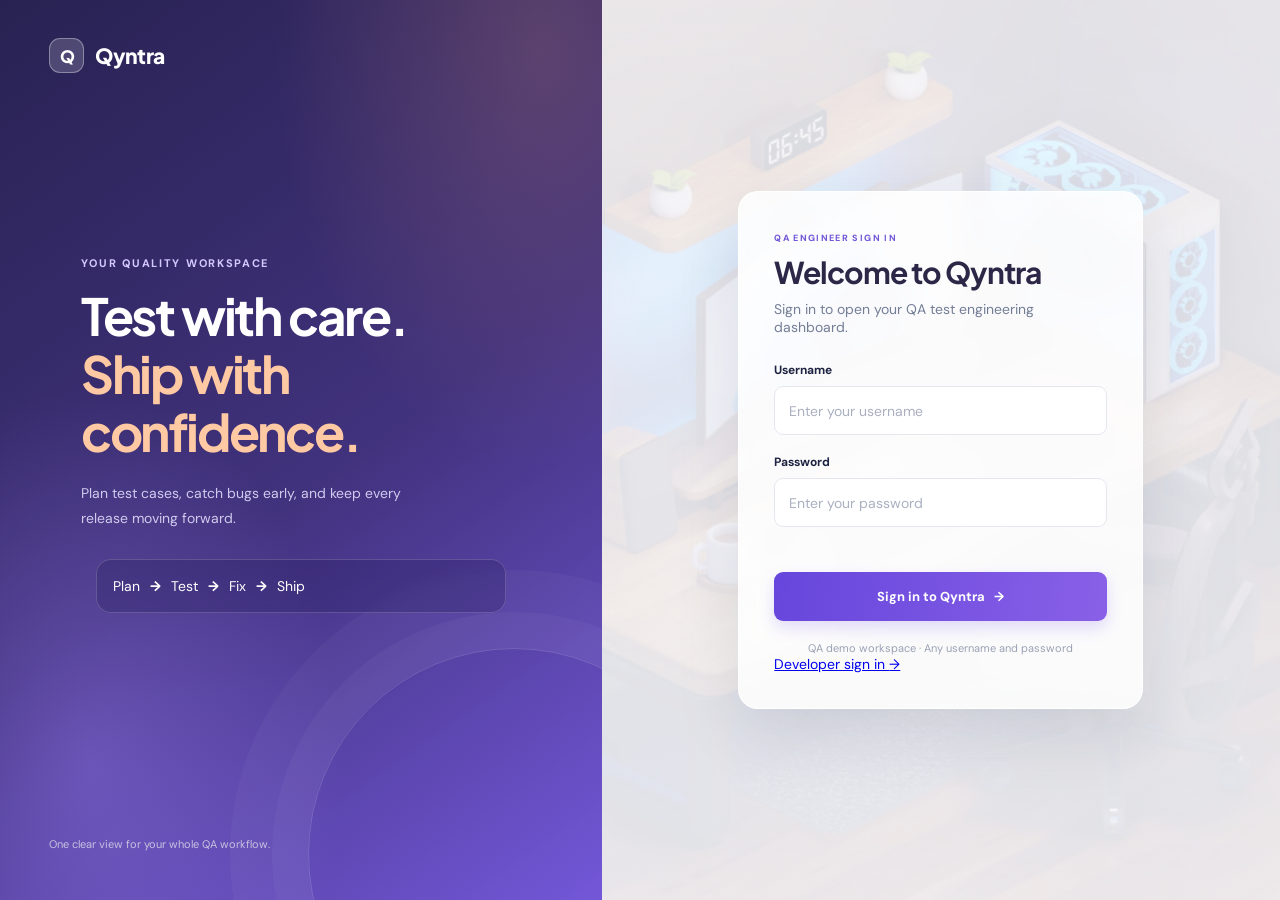
<file: index.html>
<!doctype html>
<html lang="en">
  <head>
    <meta charset="UTF-8" />
    <meta name="viewport" content="width=device-width, initial-scale=1.0" />
    <meta name="theme-color" content="#28245f" />
    <title>Qyntra | Test Engineering Workspace</title>
    <link rel="stylesheet" href="styles.css?v=20261004-responsive-fix" />
    <link rel="stylesheet" href="workspace.css?v=20261004-responsive-fix" />
  </head>
  <body>
    <main id="app" class="app-shell"></main>
    <script src="app.js?v=20261004-responsive-fix" defer></script>
  </body>
</html>
</file>
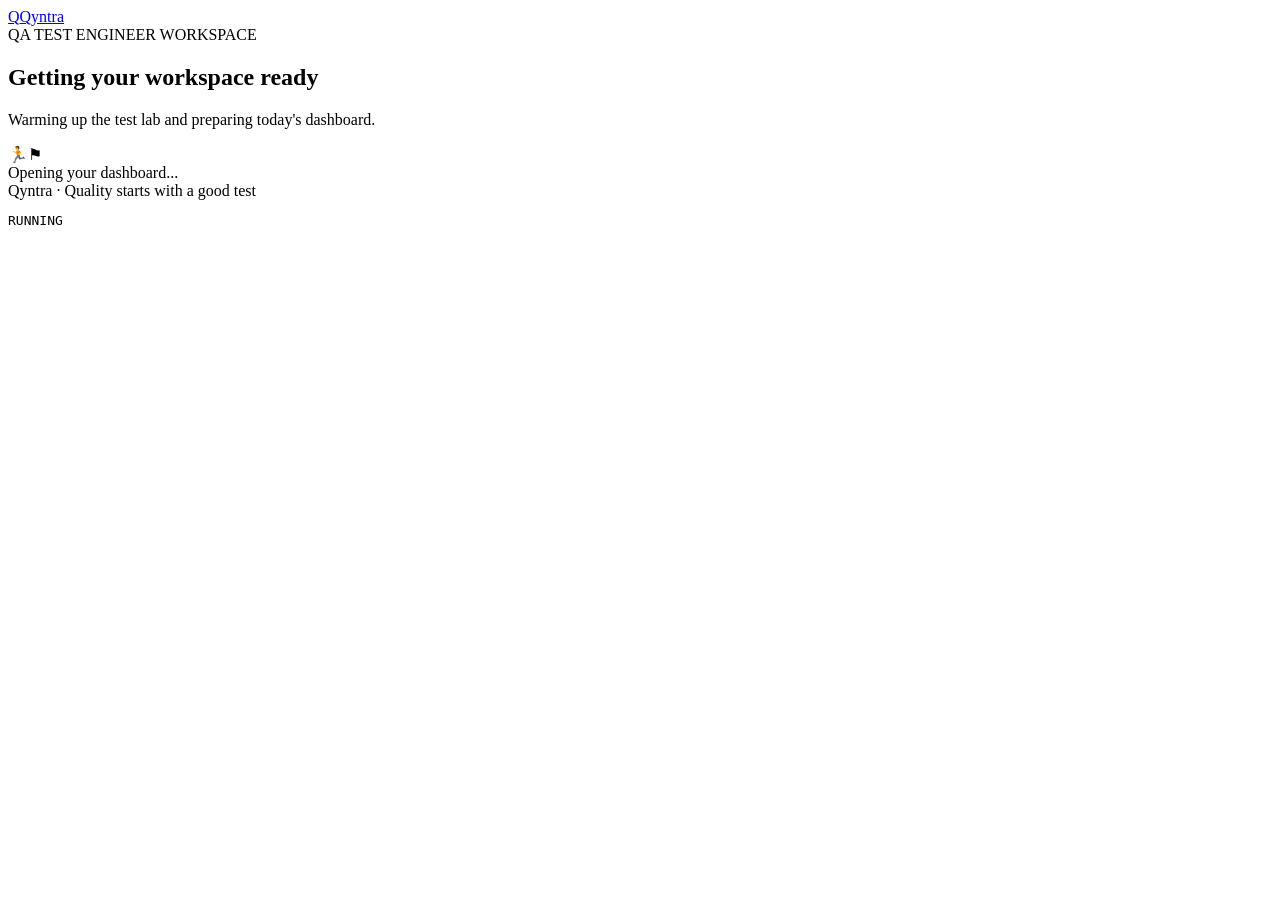
<file: qa-browser-check.html>
<!doctype html>
<html lang="en">
  <head>
    <meta charset="utf-8" />
    <title>Qyntra browser verification</title>
  </head>
  <body>
    <div id="app"></div>
    <pre id="test-results">RUNNING</pre>
    <script src="app.js?v=20261004-responsive-fix"></script>
    <script>
      const nativeFetch = window.fetch.bind(window);
      const nativeCreateObjectURL = URL.createObjectURL.bind(URL);
      URL.createObjectURL = (blob) => {
        blob.text().then((text) => { window.__downloadedCsv = text; });
        return nativeCreateObjectURL(blob);
      };
      window.fetch = (url, options) => {
        if (url === "/api/generate-test-cases") {
          const request = JSON.parse(options.body);
          window.__geminiReceivedImage = request.images.length === 1;
          return Promise.resolve(new Response(JSON.stringify({
            assistantMessage: "Drafted cases from the screenshot and request.",
            testCases: [{
              title: "Verify valid sign-in",
              featureName: "Authentication",
              preconditions: "A registered account exists",
              steps: ["Open sign-in", "Enter valid credentials", "Submit"],
              testData: "Registered user",
              expectedResult: "The account home page opens",
              testResult: "Not Run",
              actualResult: "Not run"
            }]
          }), { status: 200, headers: { "Content-Type": "application/json" } }));
        }
        return nativeFetch(url, options);
      };

      const pause = (milliseconds) => new Promise((resolve) => setTimeout(resolve, milliseconds));
      const runChecks = async () => {
        const results = [];
        try {
          const username = document.querySelector("#username");
          const password = document.querySelector("#password");
          const loginButton = document.querySelector("#login-form .login-submit").getBoundingClientRect();
          const loginForm = document.querySelector("#login-form").getBoundingClientRect();
          results.push(loginButton.width >= loginForm.width - 1);
          username.value = "qa";
          password.value = "demo";
          document.querySelector("#login-form").dispatchEvent(new SubmitEvent("submit", { bubbles: true, cancelable: true }));
          await pause(5_500);
          document.querySelector('[data-section="Add New"]').click();
          results.push(document.querySelector(".sidebar-user strong").textContent === "QA");
          document.querySelector('[data-section="Bugs"]').click();
          const bugFilters = [...document.querySelectorAll(".bug-filter-dropdown .custom-select-trigger")];
          results.push(bugFilters.length === 2 && bugFilters.every((filter) => {
            const rect = filter.getBoundingClientRect();
            return rect.left >= 0 && rect.right <= window.innerWidth && filter.scrollWidth <= filter.clientWidth + 1;
          }));
          document.querySelector('[data-section="Add New"]').click();

          document.querySelector('[data-new-record-type="case"]').click();
          document.querySelector('[data-mode="ai"]').click();
          const chat = document.querySelector("#gemini-chat-form");
          document.querySelector("#ai-prompt").value = "Create test cases for this sign-in screen.";
          const imageTransfer = new DataTransfer();
          imageTransfer.items.add(new File(["image"], "sign-in.png", { type: "image/png" }));
          const imageInput = document.querySelector("#ai-images");
          imageInput.files = imageTransfer.files;
          imageInput.dispatchEvent(new Event("change", { bubbles: true }));
          chat.dispatchEvent(new SubmitEvent("submit", { bubbles: true, cancelable: true }));
          await pause(300);
          results.push(window.__geminiReceivedImage);
          results.push(Boolean(document.querySelector(".ai-spreadsheet")));
          results.push(Boolean(document.querySelector('[data-download-ai-cases]')));
          document.querySelector("[data-download-ai-cases]").click();
          await pause(100);
          results.push(window.__downloadedCsv.includes("TestCase Name") && window.__downloadedCsv.includes("Verify valid sign-in"));

          document.querySelector('[data-ai-field="title"]').value = "Edited Gemini case";
          document.querySelector('[data-ai-field="expectedResult"]').value = "Edited expected outcome";
          document.querySelector('#ai-draft-results form[data-form="ai-cases"]').dispatchEvent(new SubmitEvent("submit", { bubbles: true, cancelable: true }));
          await pause(100);
          results.push(document.querySelector(".new-record-saved h2").textContent.includes("Edited Gemini case"));

          document.querySelector('[data-section="Add New"]').click();
          document.querySelector('[data-new-record-type="case"]').click();
          document.querySelector('[data-mode="import"]').click();
          const fileInput = document.querySelector('[data-import="test-cases"]');
          const transfer = new DataTransfer();
          transfer.items.add(new File([
            "Feature Name,TestCase Name,Prerequisites,Test Data,Steps,Expected Result\nAuthentication,Imported sign-in case,Registered account,Valid user,Open sign-in; Submit,Home page opens"
          ], "test-cases.csv", { type: "text/csv" }));
          fileInput.files = transfer.files;
          fileInput.dispatchEvent(new Event("change", { bubbles: true }));
          document.querySelector('form[data-form="import-test-cases"]').dispatchEvent(new SubmitEvent("submit", { bubbles: true, cancelable: true }));
          await pause(100);
          results.push(Boolean(document.querySelector(".import-preview-table")));
          results.push(Boolean(document.querySelector("[data-import-ai]")));
          document.querySelector('[data-import-field="title"]').value = "Edited imported case";
          document.querySelector('[data-import-field="expectedResult"]').value = "Edited import outcome";
          document.querySelector("[data-save-import]").click();
          await pause(100);
          results.push(document.querySelector(".new-record-saved h2").textContent.includes("Edited imported case"));

          const mobile = window.matchMedia("(max-width: 700px)").matches;
          if (!mobile) {
            document.querySelector('[data-profile-toggle="topbar"]').click();
            const topbarMenu = document.querySelector("#profile-menu-topbar");
            results.push(getComputedStyle(topbarMenu).display !== "none" && Boolean(topbarMenu.querySelector("[data-sign-out]")));
            const triggerRect = document.querySelector('[data-profile-toggle="topbar"]').getBoundingClientRect();
            const menuRect = topbarMenu.getBoundingClientRect();
            results.push(menuRect.top >= triggerRect.bottom && Math.abs(menuRect.right - triggerRect.right) < 2);
            results.push(getComputedStyle(document.querySelector(".topbar")).zIndex === "20");
            const heroRect = document.querySelector(".dashboard-hero").getBoundingClientRect();
            const overlapX = Math.max(menuRect.left + 8, heroRect.left + 8);
            const overlapY = Math.max(menuRect.top + 8, heroRect.top + 8);
            const overlapsHero = overlapX < Math.min(menuRect.right, heroRect.right) && overlapY < Math.min(menuRect.bottom, heroRect.bottom);
            results.push(overlapsHero && document.elementFromPoint(overlapX, overlapY)?.closest("#profile-menu-topbar") === topbarMenu);
            document.querySelector('[data-profile-toggle="topbar"]').click();
          }
          const profileLocation = mobile ? "topbar" : "sidebar";
          document.querySelector(`[data-profile-toggle="${profileLocation}"]`).click();
          const profileMenu = document.querySelector(`#profile-menu-${profileLocation}`);
          results.push(getComputedStyle(profileMenu).display !== "none" && Boolean(profileMenu.querySelector("[data-sign-out]")));
          results.push(profileMenu.querySelector('a[href="developer.html"]')?.textContent.includes("Switch to Developer"));
          profileMenu.querySelector("[data-sign-out]").click();
          await pause(100);
          results.push(Boolean(document.querySelector("#login-form")));

          document.querySelector("#test-results").textContent = results.every(Boolean)
            ? `PASS: ${results.length} browser checks`
            : `FAIL: ${results.map((passed, index) => `${index + 1}=${passed}`).join(", ")}`;
        } catch (error) {
          document.querySelector("#test-results").textContent = `FAIL: ${error.stack || error}`;
        }
      };
      document.addEventListener("DOMContentLoaded", () => setTimeout(runChecks, 0));
    </script>
  </body>
</html>
</file>
<file: styles.css>
@import url("https://fonts.googleapis.com/css2?family=DM+Sans:wght@400;500;600;700&family=Plus+Jakarta+Sans:wght@400;500;600;700;800&display=swap");

:root {
  font-family: "DM Sans", sans-serif;
  color: #1d2340;
  background: #f6f7fb;
  font-synthesis: none;
  text-rendering: optimizeLegibility;
  --ink: #1d2340;
  --muted: #838ba4;
  --purple: #7357e8;
  --purple-dark: #5e43d0;
  --border: #eceef5;
  --panel: #ffffff;
}

* {
  box-sizing: border-box;
}

body {
  min-width: 320px;
  min-height: 100vh;
  margin: 0;
}

button,
input {
  font: inherit;
}

button {
  cursor: pointer;
}

.app-shell {
  min-height: 100vh;
}

.login-page {
  display: grid;
  min-height: 100vh;
  grid-template-columns: minmax(360px, 0.94fr) minmax(440px, 1.06fr);
  background: #fff;
}

.login-aside {
  position: relative;
  display: flex;
  flex-direction: column;
  justify-content: space-between;
  overflow: hidden;
  padding: 38px 8.2%;
  color: #fff;
  background:
    radial-gradient(ellipse at 18% 86%, rgba(154, 132, 255, 0.42), transparent 34%),
    radial-gradient(ellipse at 100% 10%, rgba(87, 63, 205, 0.8), transparent 37%),
    linear-gradient(145deg, #29245f 0%, #43338e 55%, #664fe3 100%);
}

.login-aside::after {
  position: absolute;
  right: -118px;
  bottom: -160px;
  width: 410px;
  height: 410px;
  border: 1px solid rgba(255, 255, 255, 0.16);
  border-radius: 50%;
  box-shadow: 0 0 0 36px rgba(255, 255, 255, 0.035), 0 0 0 78px rgba(255, 255, 255, 0.03);
  content: "";
}

.brand {
  display: inline-flex;
  align-items: center;
  gap: 11px;
  color: inherit;
  font-family: "Plus Jakarta Sans", "Segoe UI", sans-serif;
  font-size: 21px;
  font-weight: 800;
  letter-spacing: -0.7px;
}

.brand-mark {
  display: grid;
  width: 35px;
  height: 35px;
  place-items: center;
  border: 1px solid rgba(255, 255, 255, 0.34);
  border-radius: 11px;
  background: rgba(255, 255, 255, 0.15);
  font-size: 17px;
}

.aside-copy {
  position: relative;
  z-index: 1;
  max-width: 440px;
  margin: -30px auto 0;
}

.eyebrow {
  margin: 0 0 17px;
  color: #bcb1ff;
  font-size: 11px;
  font-weight: 700;
  letter-spacing: 1.7px;
  text-transform: uppercase;
}

.aside-copy h1 {
  margin: 0;
  font-family: "Plus Jakarta Sans", "Segoe UI", sans-serif;
  font-size: clamp(34px, 4vw, 53px);
  font-weight: 700;
  letter-spacing: -2.2px;
  line-height: 1.13;
}

.aside-copy h1 span {
  color: #b7aaff;
}

.aside-copy > p:last-of-type {
  max-width: 370px;
  margin: 20px 0 0;
  color: #d0cbee;
  font-size: 14px;
  line-height: 1.8;
}

.workflow-preview {
  position: relative;
  z-index: 1;
  display: flex;
  align-items: center;
  gap: 10px;
  max-width: 410px;
  margin: 28px auto 0;
  padding: 17px 16px;
  border: 1px solid rgba(255, 255, 255, 0.17);
  border-radius: 15px;
  background: rgba(26, 20, 72, 0.22);
  backdrop-filter: blur(8px);
}

.workflow-step {
  display: flex;
  flex: 1;
  flex-direction: column;
  gap: 4px;
  min-width: 0;
}

.workflow-step strong {
  font-size: 11px;
  font-weight: 600;
}

.workflow-step span {
  color: #c6c0e2;
  font-size: 10px;
}

.workflow-arrow {
  color: #ada0f7;
  font-size: 16px;
}

.aside-footer {
  position: relative;
  z-index: 1;
  color: #c7c1e1;
  font-size: 11px;
}

.login-main {
  display: grid;
  place-items: center;
  padding: 48px 30px;
}

.login-card {
  width: min(100%, 405px);
}

.login-card .brand {
  display: none;
  color: var(--ink);
}

.login-card h2 {
  margin: 0 0 9px;
  font-family: "Plus Jakarta Sans", "Segoe UI", sans-serif;
  font-size: 30px;
  letter-spacing: -1px;
}

.login-intro {
  margin: 0 0 31px;
  color: var(--muted);
  font-size: 14px;
}

.field {
  display: grid;
  gap: 8px;
  margin-bottom: 19px;
}

.field label {
  font-size: 12px;
  font-weight: 700;
}

.field input {
  width: 100%;
  height: 49px;
  padding: 0 14px;
  border: 1px solid #e5e7ef;
  border-radius: 9px;
  outline: none;
  background: #fff;
  color: var(--ink);
  transition: border-color 160ms, box-shadow 160ms;
}

.field input::placeholder {
  color: #aab0c1;
}

.field input:focus {
  border-color: #9a87f2;
  box-shadow: 0 0 0 3px rgba(115, 87, 232, 0.12);
}

.login-error {
  min-height: 18px;
  margin: -5px 0 10px;
  color: #d64d5d;
  font-size: 12px;
}

.primary-button,
.secondary-button {
  display: inline-flex;
  align-items: center;
  justify-content: center;
  gap: 9px;
  min-height: 47px;
  padding: 0 18px;
  border: 0;
  border-radius: 9px;
  font-size: 13px;
  font-weight: 700;
  transition: background 160ms, transform 160ms, box-shadow 160ms;
}

.primary-button {
  color: #fff;
  background: var(--purple);
  box-shadow: 0 7px 16px rgba(115, 87, 232, 0.2);
}

.primary-button:hover {
  transform: translateY(-1px);
  background: var(--purple-dark);
  box-shadow: 0 9px 19px rgba(115, 87, 232, 0.26);
}

.login-form .primary-button {
  width: 100%;
  margin-top: 3px;
}

.login-footnote {
  margin: 20px 0 0;
  color: #9aa1b4;
  font-size: 11px;
  text-align: center;
}

.workspace-page {
  display: grid;
  min-height: 100vh;
  place-items: center;
  padding: 28px;
  background:
    radial-gradient(ellipse at 50% -15%, rgba(132, 105, 249, 0.14), transparent 46%),
    #f6f7fb;
}

.role-panel {
  width: min(100%, 860px);
  padding: 40px;
  border: 1px solid var(--border);
  border-radius: 20px;
  background: #fff;
  box-shadow: 0 18px 55px rgba(36, 41, 76, 0.07);
}

.role-panel .brand {
  margin-bottom: 39px;
  color: var(--ink);
}

.role-panel .brand-mark {
  border-color: #e9e5ff;
  background: #f1eeff;
  color: var(--purple);
}

.role-panel h1,
.loading-card h1 {
  margin: 0 0 9px;
  font-family: "Plus Jakarta Sans", "Segoe UI", sans-serif;
  font-size: 29px;
  letter-spacing: -1px;
}

.role-panel > p,
.loading-card > p {
  margin: 0;
  color: var(--muted);
  font-size: 14px;
  line-height: 1.6;
}

.role-grid {
  display: grid;
  grid-template-columns: 1fr 1fr;
  gap: 17px;
  margin-top: 28px;
}

.role-card {
  display: flex;
  min-height: 223px;
  flex-direction: column;
  align-items: flex-start;
  padding: 23px;
  border: 1px solid #e9eaf1;
  border-radius: 14px;
  background: #fff;
}

.role-icon {
  display: grid;
  width: 43px;
  height: 43px;
  place-items: center;
  margin-bottom: 17px;
  border-radius: 12px;
  background: #f0edff;
  color: var(--purple);
  font-size: 20px;
}

.role-card h2 {
  margin: 0 0 7px;
  font-family: "Plus Jakarta Sans", "Segoe UI", sans-serif;
  font-size: 16px;
}

.role-card p {
  margin: 0 0 20px;
  color: var(--muted);
  font-size: 12px;
  line-height: 1.6;
}

.role-card .primary-button {
  width: 100%;
  margin-top: auto;
}

.developer-card .role-icon {
  background: #fff1e9;
  color: #e1804b;
}

.secondary-button {
  width: 100%;
  margin-top: auto;
  border: 1px solid #e5e7ef;
  background: #fff;
  color: var(--ink);
}

.secondary-button:hover {
  border-color: #c7bdfb;
  background: #faf9ff;
}

.role-panel-footer {
  display: flex;
  align-items: center;
  justify-content: space-between;
  gap: 12px;
  margin-top: 25px;
  padding-top: 20px;
  border-top: 1px solid #eff0f5;
  color: var(--muted);
  font-size: 11px;
}

.text-button {
  padding: 7px 0;
  border: 0;
  background: transparent;
  color: var(--purple);
  font-size: 11px;
  font-weight: 700;
}

.loading-card {
  width: min(100%, 450px);
  padding: 45px 40px;
  border: 1px solid var(--border);
  border-radius: 20px;
  background: #fff;
  text-align: center;
  box-shadow: 0 18px 55px rgba(36, 41, 76, 0.07);
}

.loading-mark {
  display: grid;
  width: 62px;
  height: 62px;
  place-items: center;
  margin: 0 auto 22px;
  border-radius: 18px;
  background: #f0edff;
  color: var(--purple);
  font-size: 27px;
}

.spinner {
  width: 23px;
  height: 23px;
  border: 3px solid rgba(255, 255, 255, 0.4);
  border-top-color: #fff;
  border-radius: 50%;
  animation: spin 0.75s linear infinite;
}

.loading-card .spinner {
  width: 39px;
  height: 39px;
  margin: 27px auto 0;
  border-color: #e9e5ff;
  border-top-color: var(--purple);
}

.loading-track {
  height: 6px;
  overflow: hidden;
  margin-top: 24px;
  border-radius: 999px;
  background: #efedf8;
}

.loading-track span {
  display: block;
  width: 40%;
  height: 100%;
  border-radius: inherit;
  background: var(--purple);
  animation: loading 5s ease-in-out forwards;
}

.dashboard {
  min-height: 100vh;
  background: #f6f7fb;
}

.dashboard-layout {
  display: grid;
  min-height: 100vh;
  grid-template-columns: 238px minmax(0, 1fr);
}

.sidebar {
  display: flex;
  flex-direction: column;
  padding: 27px 16px 18px;
  border-right: 1px solid #eceef4;
  background: #fff;
}

.sidebar .brand {
  margin: 0 0 36px 10px;
  color: var(--ink);
  font-size: 19px;
}

.sidebar .brand-mark {
  width: 32px;
  height: 32px;
  border-color: #e9e5ff;
  background: #f1eeff;
  color: var(--purple);
  font-size: 15px;
}

.nav-label {
  margin: 0 0 11px 11px;
  color: #a0a6b8;
  font-size: 9px;
  font-weight: 700;
  letter-spacing: 1.3px;
  text-transform: uppercase;
}

.nav-list {
  display: grid;
  gap: 5px;
}

.nav-item {
  display: flex;
  width: 100%;
  align-items: center;
  gap: 11px;
  padding: 11px 12px;
  border: 0;
  border-radius: 8px;
  background: transparent;
  color: #707990;
  font-size: 12px;
  text-align: left;
}

.nav-item.active {
  background: #f1eeff;
  color: var(--purple-dark);
  font-weight: 700;
}

.nav-item:hover:not(.active) {
  background: #f7f7fa;
}

.nav-icon {
  display: grid;
  width: 19px;
  place-items: center;
  font-size: 15px;
}

.nav-count {
  display: grid;
  min-width: 20px;
  height: 20px;
  place-items: center;
  margin-left: auto;
  border-radius: 7px;
  background: #fff0ed;
  color: #d6694d;
  font-size: 10px;
  font-weight: 700;
}

.sidebar-bottom {
  margin-top: auto;
  padding-top: 16px;
}

.sidebar-user {
  display: flex;
  align-items: center;
  gap: 10px;
  padding: 13px 6px 0;
  border-top: 1px solid #eff0f5;
}

.avatar {
  display: grid;
  width: 34px;
  height: 34px;
  flex: 0 0 auto;
  place-items: center;
  border-radius: 11px;
  background: #e9e5ff;
  color: #5c45ce;
  font-size: 11px;
  font-weight: 700;
  text-transform: uppercase;
}

.user-copy {
  min-width: 0;
}

.user-copy strong,
.user-copy span {
  display: block;
  overflow: hidden;
  text-overflow: ellipsis;
  white-space: nowrap;
}

.user-copy strong {
  font-size: 11px;
}

.user-copy span {
  margin-top: 3px;
  color: var(--muted);
  font-size: 10px;
}

.dashboard-main {
  min-width: 0;
}

.topbar {
  display: flex;
  min-height: 72px;
  align-items: center;
  justify-content: space-between;
  gap: 16px;
  padding: 0 34px;
  border-bottom: 1px solid #eceef4;
  background: #fff;
}

.breadcrumbs {
  color: #9299aa;
  font-size: 11px;
}

.breadcrumbs strong {
  color: var(--ink);
  font-weight: 600;
}

.topbar-right {
  display: flex;
  align-items: center;
  gap: 14px;
}

.topbar-date {
  color: #858da2;
  font-size: 11px;
}

.dashboard-content {
  max-width: 1330px;
  margin: 0 auto;
  padding: 34px;
}

.welcome-row {
  display: flex;
  align-items: center;
  justify-content: space-between;
  gap: 18px;
  margin-bottom: 25px;
}

.welcome-row h1 {
  margin: 0 0 6px;
  font-family: "Plus Jakarta Sans", "Segoe UI", sans-serif;
  font-size: 24px;
  letter-spacing: -0.8px;
}

.welcome-row p {
  margin: 0;
  color: var(--muted);
  font-size: 12px;
}

.welcome-row .primary-button {
  min-height: 41px;
  font-size: 11px;
}

.stat-grid {
  display: grid;
  grid-template-columns: repeat(4, minmax(0, 1fr));
  gap: 15px;
}

.stat-card,
.content-card {
  border: 1px solid #eceef4;
  border-radius: 12px;
  background: #fff;
}

.stat-card {
  padding: 18px;
}

.stat-top {
  display: flex;
  align-items: center;
  justify-content: space-between;
  gap: 6px;
  color: #858da2;
  font-size: 10px;
}

.stat-icon {
  display: grid;
  width: 31px;
  height: 31px;
  place-items: center;
  border-radius: 9px;
  background: #f1eeff;
  color: var(--purple);
  font-size: 15px;
}

.stat-icon.green {
  background: #e8f8ef;
  color: #36a76b;
}

.stat-icon.orange {
  background: #fff1e7;
  color: #e28a46;
}

.stat-icon.red {
  background: #fff0ed;
  color: #d65b51;
}

.stat-value {
  margin: 12px 0 5px;
  font-family: "Plus Jakarta Sans", "Segoe UI", sans-serif;
  font-size: 25px;
  font-weight: 700;
  letter-spacing: -1px;
}

.stat-note {
  color: #989fb0;
  font-size: 10px;
}

.stat-note .positive {
  color: #38a66a;
  font-weight: 700;
}

.dashboard-columns {
  display: grid;
  grid-template-columns: minmax(0, 1.45fr) minmax(260px, 0.8fr);
  gap: 16px;
  margin-top: 17px;
}

.content-card {
  min-width: 0;
  padding: 20px;
}

.card-heading {
  display: flex;
  align-items: center;
  justify-content: space-between;
  gap: 12px;
  margin-bottom: 16px;
}

.card-heading h2 {
  margin: 0;
  font-family: "Plus Jakarta Sans", "Segoe UI", sans-serif;
  font-size: 13px;
}

.card-heading > span,
.card-link {
  color: var(--muted);
  font-size: 10px;
}

.card-link {
  padding: 0;
  border: 0;
  background: transparent;
  color: var(--purple);
  font-weight: 700;
}

.test-table {
  width: 100%;
  border-collapse: collapse;
  text-align: left;
}

.test-table th {
  padding: 10px 6px;
  border-bottom: 1px solid #eff0f5;
  color: #9aa1b2;
  font-size: 9px;
  font-weight: 600;
}

.test-table td {
  padding: 13px 6px;
  border-bottom: 1px solid #f2f3f7;
  color: #626b81;
  font-size: 10px;
}

.test-table tr:last-child td {
  border-bottom: 0;
}

.test-name {
  color: var(--ink);
  font-weight: 600;
}

.status-pill {
  display: inline-flex;
  align-items: center;
  gap: 5px;
  padding: 5px 8px;
  border-radius: 6px;
  background: #eaf8f0;
  color: #329661;
  font-size: 9px;
  font-weight: 700;
  white-space: nowrap;
}

.status-pill.failed {
  background: #fff0ed;
  color: #d05d53;
}

.status-pill.running {
  background: #f1eeff;
  color: #6951d1;
}

.progress-section {
  display: grid;
  gap: 19px;
}

.progress-head {
  display: flex;
  justify-content: space-between;
  margin-bottom: 8px;
  color: #737b91;
  font-size: 10px;
}

.progress-head strong {
  color: var(--ink);
  font-weight: 600;
}

.progress-bar {
  height: 6px;
  overflow: hidden;
  border-radius: 999px;
  background: #f0f1f5;
}

.progress-bar span {
  display: block;
  height: 100%;
  border-radius: inherit;
  background: var(--purple);
}

.progress-bar.green span {
  background: #48b17a;
}

.progress-bar.orange span {
  background: #e8a15e;
}

.section-message {
  margin: 0 0 15px;
  color: var(--muted);
  font-size: 12px;
  line-height: 1.6;
}

.bug-list {
  display: grid;
}

.bug-row {
  display: grid;
  grid-template-columns: 34px minmax(0, 1fr) auto;
  align-items: center;
  gap: 10px;
  padding: 13px 0;
  border-top: 1px solid #f0f1f5;
}

.bug-symbol {
  display: grid;
  width: 32px;
  height: 32px;
  place-items: center;
  border-radius: 9px;
  background: #fff0ed;
  color: #d65b51;
  font-size: 15px;
}

.bug-copy strong,
.bug-copy span {
  display: block;
}

.bug-copy strong {
  overflow: hidden;
  color: #3b425a;
  font-size: 10px;
  font-weight: 600;
  text-overflow: ellipsis;
  white-space: nowrap;
}

.bug-copy span {
  margin-top: 4px;
  color: #999fb0;
  font-size: 9px;
}

.severity {
  padding: 5px 7px;
  border-radius: 6px;
  background: #fff0ed;
  color: #d05d53;
  font-size: 8px;
  font-weight: 700;
  text-transform: uppercase;
}

.severity.medium {
  background: #fff6e7;
  color: #bc812e;
}

.bottom-grid {
  display: grid;
  grid-template-columns: 1fr 1fr;
  gap: 16px;
  margin-top: 16px;
}

.activity-list {
  display: grid;
}

.activity-item {
  display: flex;
  align-items: flex-start;
  gap: 10px;
  padding: 11px 0;
  border-top: 1px solid #f0f1f5;
}

.activity-dot {
  width: 8px;
  height: 8px;
  flex: 0 0 auto;
  margin-top: 4px;
  border-radius: 50%;
  background: #856cea;
}

.activity-dot.green {
  background: #4aad77;
}

.activity-dot.orange {
  background: #e3a15d;
}

.activity-item p {
  margin: 0;
  color: #5f687e;
  font-size: 10px;
  line-height: 1.6;
}

.activity-item p strong {
  color: var(--ink);
  font-weight: 600;
}

.activity-item time {
  display: block;
  margin-top: 3px;
  color: #a0a6b5;
  font-size: 9px;
}

@keyframes spin {
  to {
    transform: rotate(360deg);
  }
}

@keyframes loading {
  0% {
    width: 4%;
  }
  70% {
    width: 72%;
  }
  100% {
    width: 100%;
  }
}

@media (max-width: 1000px) {
  .login-page {
    grid-template-columns: minmax(310px, 0.78fr) minmax(390px, 1fr);
  }

  .dashboard-layout {
    grid-template-columns: 205px minmax(0, 1fr);
  }

  .dashboard-content {
    padding: 25px;
  }

  .stat-grid {
    grid-template-columns: repeat(2, minmax(0, 1fr));
  }

  .dashboard-columns {
    grid-template-columns: 1fr;
  }
}

@media (max-width: 700px) {
  .login-page {
    grid-template-columns: 1fr;
  }

  .login-aside {
    min-height: 300px;
    padding: 25px;
  }

  .login-aside > .brand,
  .aside-footer {
    display: none;
  }

  .aside-copy {
    margin: 0;
  }

  .aside-copy h1 {
    font-size: 36px;
  }

  .aside-copy > p:last-of-type {
    margin-top: 12px;
    font-size: 12px;
  }

  .workflow-preview {
    margin-top: 17px;
    padding: 12px;
  }

  .workflow-step strong {
    font-size: 9px;
  }

  .workflow-step span {
    font-size: 8px;
  }

  .login-main {
    padding: 35px 23px 45px;
  }

  .login-card .brand {
    display: inline-flex;
    margin-bottom: 25px;
  }

  .role-panel {
    padding: 28px 22px;
  }

  .role-panel .brand {
    margin-bottom: 29px;
  }

  .role-grid,
  .bottom-grid {
    grid-template-columns: 1fr;
  }

  .role-card {
    min-height: 205px;
  }

  .dashboard-layout {
    grid-template-columns: 1fr;
  }

  .sidebar {
    display: none;
  }

  .topbar {
    min-height: 60px;
    padding: 0 18px;
  }

  .topbar-date {
    display: none;
  }

  .dashboard-content {
    padding: 23px 16px;
  }

  .welcome-row {
    align-items: flex-start;
  }

  .welcome-row h1 {
    font-size: 20px;
  }

  .welcome-row .primary-button {
    min-height: 37px;
    padding: 0 11px;
    font-size: 10px;
    white-space: nowrap;
  }

  .stat-card {
    padding: 14px;
  }

  .content-card {
    padding: 16px;
  }

  .test-table th:nth-child(3),
  .test-table td:nth-child(3) {
    display: none;
  }
}

@media (max-width: 390px) {
  .workflow-preview {
    gap: 6px;
  }

  .workflow-step strong {
    font-size: 8px;
  }

  .workflow-step span {
    font-size: 7px;
  }

  .stat-grid {
    gap: 9px;
  }
}

/* Dashboard refresh */
:root {
  --purple: #6b4ce6;
  --purple-dark: #5538c7;
  --dashboard-bg: #f4f3fb;
}

.dashboard {
  background:
    radial-gradient(ellipse at 75% 0%, rgba(255, 205, 162, 0.16), transparent 34%),
    var(--dashboard-bg);
}

.sidebar {
  border-right-color: #e9e7f2;
  background: linear-gradient(180deg, #fff 0%, #fbfaff 100%);
}

.sidebar .brand {
  color: #29234d;
  font-size: 21px;
}

.brand {
  text-decoration: none;
}

.sidebar .brand-mark,
.breadcrumbs .brand-mark {
  border: 0;
  background: linear-gradient(145deg, #7357ea, #9f74ef);
  color: #fff;
  box-shadow: 0 6px 14px rgba(107, 76, 230, 0.22);
}

.workspace-badge {
  display: flex;
  align-items: center;
  gap: 8px;
  margin: -18px 4px 26px;
  padding: 10px 11px;
  border: 1px solid #e8e1ff;
  border-radius: 9px;
  background: #f4f0ff;
  color: #6751c6;
  font-size: 9px;
  font-weight: 800;
  letter-spacing: 0.8px;
}

.workspace-dot {
  width: 7px;
  height: 7px;
  border-radius: 50%;
  background: #55ba83;
  box-shadow: 0 0 0 3px #d9f4e4;
}

.nav-label {
  color: #9994ae;
}

.nav-item {
  transition: background 150ms, color 150ms, transform 150ms;
}

.nav-item.active {
  background: linear-gradient(100deg, #eee9ff, #f6f2ff);
  color: #5d40d2;
  box-shadow: inset 3px 0 #7657eb;
}

.nav-item:hover:not(.active) {
  background: #f3f1fa;
  color: #453783;
}

.nav-count.queue-count {
  background: #e9f5ff;
  color: #3877ae;
}

.sidebar-tip {
  margin: auto 3px 18px;
  padding: 14px;
  border: 1px solid #eee8ff;
  border-radius: 12px;
  background: linear-gradient(145deg, #f6f2ff, #fff7ef);
}

.sidebar-tip > span {
  display: grid;
  width: 25px;
  height: 25px;
  place-items: center;
  margin-bottom: 11px;
  border-radius: 8px;
  background: #e9dfff;
  color: #704dde;
}

.sidebar-tip strong {
  color: #42366f;
  font-size: 10px;
}

.sidebar-tip p {
  margin: 5px 0 0;
  color: #817b99;
  font-size: 9px;
  line-height: 1.55;
}

.sidebar-bottom {
  padding-top: 12px;
}

.signout-button {
  width: 100%;
  margin-top: 10px;
  padding: 9px;
  border: 0;
  border-radius: 8px;
  background: transparent;
  color: #89839d;
  font-size: 10px;
  text-align: left;
}

.signout-button:hover {
  background: #fff0ef;
  color: #c85455;
}

.topbar {
  min-height: 65px;
  border-bottom-color: #eae8f1;
  background: rgba(255, 255, 255, 0.88);
  backdrop-filter: blur(12px);
}

.breadcrumbs {
  display: flex;
  align-items: center;
  gap: 12px;
}

.breadcrumbs .brand {
  color: #443b69;
  font-size: 13px;
}

.breadcrumbs .brand-mark {
  width: 25px;
  height: 25px;
  border-radius: 8px;
  font-size: 13px;
}

.dashboard-content {
  max-width: 1440px;
  padding-top: 28px;
}

.dashboard-hero {
  position: relative;
  display: flex;
  min-height: 178px;
  align-items: center;
  justify-content: space-between;
  overflow: hidden;
  padding: 29px 34px;
  border-radius: 18px;
  background:
    radial-gradient(circle at 86% 28%, rgba(255, 202, 145, 0.36), transparent 20%),
    radial-gradient(circle at 72% 110%, rgba(150, 126, 250, 0.42), transparent 38%),
    linear-gradient(112deg, #302666, #5840a5 63%, #7257ce);
  box-shadow: 0 13px 32px rgba(65, 48, 130, 0.18);
  color: #fff;
}

.dashboard-hero::before,
.dashboard-hero::after {
  position: absolute;
  right: 9%;
  width: 160px;
  height: 160px;
  border: 1px solid rgba(255, 255, 255, 0.16);
  border-radius: 50%;
  content: "";
}

.dashboard-hero::before {
  top: -90px;
}

.dashboard-hero::after {
  right: -40px;
  bottom: -112px;
  width: 225px;
  height: 225px;
}

.dashboard-hero > div:first-child {
  position: relative;
  z-index: 1;
}

.hero-kicker,
.section-kicker,
.login-kicker {
  color: #c7baff;
  font-size: 9px;
  font-weight: 800;
  letter-spacing: 1.35px;
}

.dashboard-hero h1 {
  margin: 10px 0 7px;
  font-family: "Plus Jakarta Sans", "Segoe UI", sans-serif;
  font-size: clamp(23px, 2.4vw, 31px);
  letter-spacing: -1.2px;
}

.dashboard-hero p {
  margin: 0;
  color: #dfd9f5;
  font-size: 11px;
}

.wave {
  color: #ffd89c;
  font-size: 20px;
}

.hero-art {
  position: relative;
  display: grid;
  width: 154px;
  height: 126px;
  flex: 0 0 auto;
  place-items: center;
  margin-right: 36px;
}

.orbit {
  position: absolute;
  width: 106px;
  height: 106px;
  border: 1px solid rgba(255, 255, 255, 0.32);
  border-radius: 50%;
}

.orbit-one {
  transform: scale(1.35);
}

.orbit-two {
  transform: scale(1.78);
  opacity: 0.55;
}

.hero-check {
  display: grid;
  width: 59px;
  height: 59px;
  place-items: center;
  border: 1px solid rgba(255, 255, 255, 0.5);
  border-radius: 20px;
  background: linear-gradient(145deg, #a893ff, #7656e9);
  box-shadow: 0 12px 26px rgba(26, 18, 79, 0.28);
  color: #fff;
  font-size: 28px;
}

.overview-toolbar {
  display: flex;
  align-items: center;
  justify-content: space-between;
  gap: 15px;
  margin: 26px 0 14px;
}

.overview-toolbar h2 {
  margin: 0 0 4px;
  color: #2a2545;
  font-family: "Plus Jakarta Sans", "Segoe UI", sans-serif;
  font-size: 15px;
}

.overview-toolbar p {
  margin: 0;
  color: #89859d;
  font-size: 10px;
}

.overview-toolbar .primary-button,
.section-grid .primary-button,
.form-card .primary-button {
  min-height: 39px;
  border-radius: 9px;
  font-size: 10px;
}

.stat-grid {
  gap: 13px;
}

.stat-card {
  position: relative;
  overflow: hidden;
  min-height: 128px;
  border-color: transparent;
  border-radius: 13px;
  padding: 16px 17px;
  box-shadow: 0 5px 16px rgba(46, 38, 83, 0.045);
}

.stat-card.violet {
  background: linear-gradient(135deg, #f0ebff, #faf8ff);
}

.stat-card.coral {
  background: linear-gradient(135deg, #fff0eb, #fffaf7);
}

.stat-card.green {
  background: linear-gradient(135deg, #e8f8ef, #f6fcf8);
}

.stat-card.amber {
  background: linear-gradient(135deg, #fff4df, #fffbf1);
}

.stat-top {
  color: #716c84;
  font-weight: 600;
}

.stat-icon {
  width: 32px;
  height: 32px;
  border-radius: 10px;
  background: #e1d8ff;
  color: #6745d5;
}

.coral .stat-icon {
  background: #ffddd3;
  color: #d96550;
}

.green .stat-icon {
  background: #d1f0dc;
  color: #339b61;
}

.amber .stat-icon {
  background: #ffe8bb;
  color: #bd8124;
}

.stat-value {
  margin: 8px 0 3px;
  color: #2b2547;
  font-size: 27px;
}

.stat-note {
  color: #89849b;
  font-size: 9px;
}

.stat-accent {
  position: absolute;
  right: -17px;
  bottom: -34px;
  width: 87px;
  height: 70px;
  border: 1px solid rgba(107, 76, 230, 0.13);
  border-radius: 50%;
}

.coral .stat-accent {
  border-color: rgba(217, 101, 80, 0.14);
}

.green .stat-accent {
  border-color: rgba(51, 155, 97, 0.15);
}

.amber .stat-accent {
  border-color: rgba(189, 129, 36, 0.15);
}

.quick-actions {
  display: grid;
  grid-template-columns: repeat(4, minmax(0, 1fr));
  gap: 11px;
  margin-top: 13px;
}

.quick-action {
  display: flex;
  min-width: 0;
  align-items: center;
  gap: 10px;
  padding: 12px;
  border: 1px solid #ebe8f3;
  border-radius: 11px;
  background: #fff;
  text-align: left;
  transition: transform 150ms, box-shadow 150ms;
}

.quick-action:hover {
  transform: translateY(-2px);
  box-shadow: 0 8px 18px rgba(46, 38, 83, 0.09);
}

.quick-icon {
  display: grid;
  width: 34px;
  height: 34px;
  flex: 0 0 auto;
  place-items: center;
  border-radius: 10px;
  background: #eee8ff;
  color: #694bd6;
  font-size: 15px;
}

.quick-action.coral .quick-icon {
  background: #ffebe5;
  color: #d76551;
}

.quick-action.blue .quick-icon {
  background: #e7f2ff;
  color: #4282bd;
}

.quick-action.green .quick-icon {
  background: #e3f6eb;
  color: #3b9f68;
}

.quick-copy {
  display: grid;
  min-width: 0;
  gap: 4px;
}

.quick-copy strong {
  overflow: hidden;
  color: #38324f;
  font-size: 10px;
  text-overflow: ellipsis;
  white-space: nowrap;
}

.quick-copy small {
  overflow: hidden;
  color: #9691a5;
  font-size: 8px;
  text-overflow: ellipsis;
  white-space: nowrap;
}

.quick-arrow {
  margin-left: auto;
  color: #a19aad;
  font-size: 13px;
}

.dashboard-columns,
.bottom-grid {
  gap: 14px;
}

.content-card {
  border-color: #ebe8f2;
  border-radius: 13px;
  padding: 18px;
  box-shadow: 0 4px 14px rgba(46, 38, 83, 0.035);
}

.dashboard-columns {
  grid-template-columns: minmax(0, 1fr) minmax(0, 1fr);
}

.card-heading {
  margin-bottom: 12px;
}

.card-heading h2 {
  color: #38324f;
  font-size: 12px;
}

.card-heading p {
  margin: 4px 0 0;
  color: #9691a5;
  font-size: 9px;
}

.card-link {
  white-space: nowrap;
}

.bug-row,
.data-row {
  grid-template-columns: 34px minmax(0, 1fr) auto;
  gap: 9px;
  padding: 11px 0;
}

.bug-row {
  border-top-color: #f0edf5;
}

.bug-symbol {
  background: #fff0eb;
}

.bug-copy strong,
.data-copy strong {
  color: #37314e;
  font-size: 10px;
}

.bug-copy span,
.data-copy span {
  color: #9691a5;
  font-size: 8px;
}

.bug-trailing {
  display: grid;
  justify-items: end;
  gap: 5px;
}

.severity {
  background: #ffebe5;
  color: #c45c49;
}

.severity.medium {
  background: #fff4dd;
  color: #a97720;
}

.severity.low {
  background: #eaf2ff;
  color: #4b76aa;
}

.bug-status,
.status-pill,
.date-tag {
  display: inline-flex;
  align-items: center;
  width: max-content;
  padding: 4px 7px;
  border-radius: 6px;
  background: #fff4dd;
  color: #a97720;
  font-size: 8px;
  font-weight: 700;
}

.bug-status.fixed,
.status-pill.passed {
  background: #e4f6eb;
  color: #328954;
}

.bug-status.in-progress,
.status-pill.pending {
  background: #eaf2ff;
  color: #4b76aa;
}

.status-pill.failed {
  background: #ffebe5;
  color: #c45c49;
}

.data-list {
  display: grid;
}

.data-row {
  display: grid;
  align-items: center;
  border-top: 1px solid #f0edf5;
}

.data-icon {
  display: grid;
  width: 30px;
  height: 30px;
  place-items: center;
  border-radius: 9px;
  background: #e7f6ec;
  color: #31945a;
  font-size: 13px;
}

.plan-icon {
  background: #eee9ff;
  color: #684bd4;
}

.data-copy {
  display: grid;
  min-width: 0;
  gap: 4px;
}

.date-tag {
  background: #f2effa;
  color: #776e92;
}

.empty-state {
  display: grid;
  min-height: 90px;
  place-content: center;
  justify-items: center;
  color: #8d879e;
  text-align: center;
}

.empty-state > span {
  color: #8b70ed;
  font-size: 20px;
}

.empty-state p {
  max-width: 250px;
  margin: 8px 0 0;
  font-size: 10px;
  line-height: 1.6;
}

.section-kicker {
  display: block;
  margin-bottom: 7px;
  color: #7a62d7;
}

.welcome-row h1 {
  color: #2b2547;
}

.section-grid {
  display: grid;
  grid-template-columns: minmax(0, 1.4fr) minmax(265px, 0.75fr);
  align-items: start;
  gap: 14px;
}

.section-grid > div,
.section-grid > aside {
  display: grid;
  gap: 14px;
}

.form-card {
  border-top: 3px solid #8269e8;
}

.workspace-form {
  display: grid;
  gap: 12px;
}

.workspace-form label {
  display: grid;
  gap: 6px;
  color: #5d5675;
  font-size: 9px;
  font-weight: 700;
}

.workspace-form input,
.workspace-form select,
.workspace-form textarea,
.inline-status {
  width: 100%;
  min-height: 36px;
  padding: 8px 10px;
  border: 1px solid #e6e2ee;
  border-radius: 8px;
  outline: none;
  background: #fdfcff;
  color: #39334f;
  font-size: 10px;
}

.workspace-form textarea {
  resize: vertical;
}

.workspace-form input:focus,
.workspace-form select:focus,
.workspace-form textarea:focus,
.inline-status:focus {
  border-color: #947fea;
  box-shadow: 0 0 0 3px rgba(107, 76, 230, 0.11);
}

.form-row {
  display: grid;
  grid-template-columns: 1fr 1fr;
  gap: 10px;
}

.workspace-form .primary-button {
  width: 100%;
  margin-top: 2px;
}

.form-message {
  margin: 0;
  color: #518d66;
  font-size: 9px;
}

.inline-status {
  width: auto;
  min-height: 25px;
  padding: 3px 6px;
  font-size: 8px;
}

.queue-info {
  padding: 22px;
  background: linear-gradient(145deg, #eef5ff, #f8f6ff);
}

.queue-info-icon {
  display: grid;
  width: 38px;
  height: 38px;
  place-items: center;
  margin-bottom: 13px;
  border-radius: 12px;
  background: #dceaff;
  color: #477ebd;
  font-size: 18px;
}

.queue-info h2 {
  margin: 0;
  color: #393653;
  font-family: "Plus Jakarta Sans", "Segoe UI", sans-serif;
  font-size: 13px;
}

.queue-info p {
  margin: 8px 0 17px;
  color: #7c8299;
  font-size: 10px;
  line-height: 1.7;
}

.notes-grid {
  display: grid;
  grid-template-columns: repeat(auto-fit, minmax(180px, 1fr));
  gap: 10px;
}

.note-card {
  padding: 14px;
  border: 1px solid #eee8d9;
  border-radius: 10px;
  background: linear-gradient(145deg, #fff9e9, #fffdf8);
}

.note-card > span,
.note-card small {
  color: #9a8b66;
  font-size: 8px;
}

.note-card h3 {
  margin: 8px 0 6px;
  color: #4d432b;
  font-size: 11px;
}

.note-card p {
  margin: 0 0 12px;
  color: #776f5d;
  font-size: 9px;
  line-height: 1.6;
  white-space: pre-wrap;
}

.login-page {
  background: #fbfaff;
}

.login-aside {
  background:
    radial-gradient(ellipse at 15% 85%, rgba(164, 133, 255, 0.36), transparent 35%),
    radial-gradient(ellipse at 90% 5%, rgba(237, 154, 117, 0.2), transparent 35%),
    linear-gradient(145deg, #282252 0%, #41327d 53%, #7357d8 100%);
}

.login-aside > .brand {
  color: #fff;
}

.login-aside .brand-mark {
  background: rgba(255, 255, 255, 0.17);
  color: #fff;
}

.login-aside h1 span {
  color: #ffc9a3;
}

.login-aside .eyebrow {
  color: #d5c9ff;
}

.login-card .brand {
  margin-bottom: 28px;
  color: #342c56;
}

.login-card .brand-mark {
  border: 0;
  background: linear-gradient(145deg, #7357ea, #9f74ef);
  color: #fff;
}

.login-kicker {
  color: #7357d7;
}

.login-card h2 {
  margin-top: 8px;
  color: #2d2747;
}

.login-intro {
  margin-bottom: 26px;
}

.login-submit {
  min-height: 49px;
  background: linear-gradient(100deg, #6646dc, #8960e7);
}

.login-submit:hover {
  background: linear-gradient(100deg, #5538c7, #7950d9);
}

@media (max-width: 1000px) {
  .quick-actions {
    grid-template-columns: repeat(2, minmax(0, 1fr));
  }

  .dashboard-columns {
    grid-template-columns: 1fr;
  }
}

@media (max-width: 700px) {
  .sidebar {
    position: sticky;
    z-index: 5;
    top: 0;
    display: block;
    overflow: hidden;
    padding: 9px 12px;
    border-right: 0;
    border-bottom: 1px solid #e8e5ef;
    background: rgba(255, 255, 255, 0.96);
  }

  .sidebar > .brand,
  .workspace-badge,
  .nav-label,
  .sidebar-tip,
  .sidebar-bottom {
    display: none;
  }

  .nav-list {
    display: flex;
    overflow-x: auto;
    gap: 4px;
    scrollbar-width: none;
  }

  .nav-list::-webkit-scrollbar {
    display: none;
  }

  .nav-item {
    width: auto;
    flex: 0 0 auto;
    gap: 6px;
    padding: 9px 10px;
    font-size: 10px;
  }

  .nav-item.active {
    box-shadow: inset 0 -2px #7657eb;
  }

  .nav-count {
    min-width: 17px;
    height: 17px;
    font-size: 8px;
  }

  .dashboard-layout {
    grid-template-columns: 1fr;
  }

  .dashboard-hero {
    min-height: 155px;
    padding: 23px 20px;
  }

  .dashboard-hero h1 {
    font-size: 23px;
  }

  .dashboard-hero p {
    max-width: 270px;
    line-height: 1.6;
  }

  .hero-art {
    position: absolute;
    right: -34px;
    opacity: 0.5;
  }

  .dashboard-hero > div:first-child {
    max-width: 85%;
  }

  .quick-actions {
    gap: 8px;
  }

  .quick-action {
    gap: 7px;
    padding: 9px;
  }

  .quick-icon {
    width: 29px;
    height: 29px;
  }

  .quick-copy strong {
    font-size: 9px;
  }

  .quick-copy small {
    font-size: 7px;
  }

  .section-grid {
    grid-template-columns: 1fr;
  }

  .section-grid > aside {
    order: -1;
  }

  .overview-toolbar {
    align-items: flex-end;
  }

  .overview-toolbar .primary-button {
    padding: 0 10px;
    font-size: 9px;
  }
}

@media (max-width: 390px) {
  .quick-actions {
    grid-template-columns: 1fr 1fr;
  }

  .topbar {
    padding: 0 13px;
  }

  .dashboard-content {
    padding: 18px 12px;
  }

  .form-row {
    grid-template-columns: 1fr;
  }
}

/* QA workspace visual system */
:root {
  font-family: "DM Sans", "Segoe UI", sans-serif;
  --ink: #212b43;
  --muted: #737e96;
  --purple: #6754dc;
  --purple-dark: #5140bd;
  --dashboard-bg: #f3f5fa;
}

h1,
h2,
h3,
.brand,
.stat-value {
  font-family: "Plus Jakarta Sans", "Segoe UI", sans-serif;
}

.sidebar {
  position: sticky;
  top: 0;
  height: 100vh;
  border-right: 0;
  background: linear-gradient(180deg, #202b48 0%, #263755 58%, #314666 100%);
  color: #f4f6ff;
}

.sidebar .brand {
  color: #fff;
}

.sidebar .brand-mark {
  background: linear-gradient(145deg, #ff9f75, #ef6f76);
  color: #fff;
  box-shadow: 0 7px 16px rgba(239, 111, 118, 0.25);
}

.workspace-badge {
  border-color: rgba(139, 209, 199, 0.22);
  background: rgba(97, 181, 167, 0.13);
  color: #a9e4d6;
}

.workspace-dot {
  background: #62d6a1;
  box-shadow: 0 0 0 3px rgba(98, 214, 161, 0.16);
}

.nav-label {
  color: #97a8c1;
}

.nav-item {
  color: #c1cce0;
}

.nav-item.active {
  background: linear-gradient(100deg, #5364a2, #53678f);
  box-shadow: inset 3px 0 #ff9f75;
  color: #fff;
}

.nav-item:hover:not(.active) {
  background: rgba(255, 255, 255, 0.09);
  color: #fff;
}

.nav-count {
  background: #ffe3d7;
  color: #b85245;
}

.nav-count.queue-count {
  background: #d7edf5;
  color: #2c7080;
}

.sidebar-tip {
  border-color: rgba(255, 255, 255, 0.12);
  background: linear-gradient(145deg, rgba(255, 255, 255, 0.1), rgba(255, 255, 255, 0.045));
}

.sidebar-tip > span {
  background: rgba(255, 173, 130, 0.16);
  color: #ffb08c;
}

.sidebar-tip strong {
  color: #f5f4ff;
}

.sidebar-tip p {
  color: #b4c0d3;
}

.sidebar-user {
  border-top-color: rgba(255, 255, 255, 0.14);
}

.user-copy strong {
  color: #fff;
}

.user-copy span {
  color: #b3bfd2;
}

.signout-button {
  color: #bac5d6;
}

.signout-button:hover {
  background: rgba(255, 141, 127, 0.14);
  color: #ffb2a8;
}

.dashboard {
  background:
    radial-gradient(ellipse at 85% 0%, rgba(255, 188, 145, 0.12), transparent 34%),
    linear-gradient(145deg, #f3f5fa, #f6f3fb);
}

.dashboard-hero {
  background:
    radial-gradient(circle at 85% 22%, rgba(255, 190, 143, 0.45), transparent 20%),
    radial-gradient(circle at 70% 120%, rgba(111, 217, 200, 0.25), transparent 38%),
    linear-gradient(112deg, #28395a 0%, #425b8a 59%, #6557ba 100%);
}

.stat-card.violet {
  background: linear-gradient(135deg, #e5e9ff, #f4f4ff);
}

.stat-card.coral {
  background: linear-gradient(135deg, #ffe5d9, #fff5ed);
}

.stat-card.green {
  background: linear-gradient(135deg, #d9f2e8, #eff9f1);
}

.stat-card.amber {
  background: linear-gradient(135deg, #fff0cf, #fff8e8);
}

.quick-action {
  border-color: #e4e6ef;
  box-shadow: 0 3px 9px rgba(37, 51, 82, 0.035);
}

.content-card {
  border-color: #e2e6ef;
  box-shadow: 0 5px 15px rgba(37, 51, 82, 0.04);
}

.runner-page {
  display: grid;
  min-height: 100vh;
  place-items: center;
  overflow: hidden;
  padding: 34px 22px;
  background:
    radial-gradient(ellipse at 12% 88%, rgba(104, 210, 188, 0.19), transparent 30%),
    radial-gradient(ellipse at 89% 8%, rgba(255, 169, 132, 0.22), transparent 31%),
    linear-gradient(145deg, #eef1f8, #f5f0fb);
}

.runner-page > .brand {
  position: absolute;
  top: 32px;
  left: 38px;
  color: #243452;
}

.runner-page > .brand .brand-mark {
  border: 0;
  background: linear-gradient(145deg, #ff9f75, #ef6f76);
  color: #fff;
}

.runner-card {
  width: min(100%, 590px);
  padding: 43px 42px 34px;
  border: 1px solid #e2e5ef;
  border-radius: 22px;
  background: rgba(255, 255, 255, 0.92);
  box-shadow: 0 23px 65px rgba(42, 51, 83, 0.12);
  text-align: center;
}

.runner-label {
  color: #6a58cb;
  font-size: 10px;
  font-weight: 800;
  letter-spacing: 1.5px;
}

.runner-card h1 {
  margin: 12px 0 8px;
  color: #283653;
  font-size: clamp(22px, 4vw, 29px);
  letter-spacing: -1px;
}

.runner-card > p {
  margin: 0;
  color: #7a8499;
  font-size: 12px;
}

.runway {
  position: relative;
  height: 90px;
  margin: 31px 0 13px;
  border-bottom: 2px dashed #d9deeb;
}

.runway-line {
  position: absolute;
  right: 6%;
  bottom: -3px;
  width: 12px;
  height: 12px;
  border-radius: 50%;
  background: #69c8a1;
  box-shadow: 0 0 0 6px #e1f6ea;
}

.runner-person {
  position: absolute;
  bottom: 4px;
  left: 5%;
  display: block;
  font-size: 48px;
  transform: scaleX(-1);
  animation: runner-sprint 1.1s ease-in-out infinite alternate;
}

.finish-flag {
  position: absolute;
  right: 4%;
  bottom: 13px;
  color: #ea8c68;
  font-size: 25px;
}

.runner-progress {
  height: 8px;
  overflow: hidden;
  border-radius: 99px;
  background: #e8eaf2;
}

.runner-progress span {
  display: block;
  width: 0;
  height: 100%;
  border-radius: inherit;
  background: linear-gradient(90deg, #64c4a2, #6b68dc, #f19a74);
  animation: runner-progress 5s linear forwards;
}

.runner-caption {
  display: block;
  margin-top: 13px;
  color: #8b91a4;
  font-size: 10px;
}

.runner-footer {
  position: absolute;
  bottom: 28px;
  color: #9299aa;
  font-size: 10px;
}

@keyframes runner-sprint {
  from {
    left: 5%;
    transform: scaleX(-1) translateY(0) rotate(-5deg);
  }
  to {
    left: 78%;
    transform: scaleX(-1) translateY(-8px) rotate(5deg);
  }
}

@keyframes runner-progress {
  to {
    width: 100%;
  }
}

.tools-card {
  border-top: 4px solid #5f6bc0;
}

.tool-tabs {
  display: grid;
  grid-template-columns: repeat(3, 1fr);
  gap: 5px;
  margin: 0 0 17px;
  padding: 4px;
  border-radius: 10px;
  background: #eef0f7;
}

.tool-tab {
  min-height: 33px;
  padding: 5px 6px;
  border: 0;
  border-radius: 7px;
  background: transparent;
  color: #778098;
  font-size: 9px;
  font-weight: 700;
}

.tool-tab.selected {
  background: #fff;
  color: #4d50a0;
  box-shadow: 0 2px 6px rgba(37, 51, 82, 0.1);
}

.field-hint {
  color: #969caf;
  font-size: 8px;
  font-weight: 500;
}

.upload-zone {
  position: relative;
  display: grid;
  min-height: 119px;
  align-content: center;
  justify-items: center;
  gap: 6px;
  overflow: hidden;
  border: 1px dashed #a9aed0;
  border-radius: 12px;
  background: linear-gradient(145deg, #f3f4ff, #f9f8ff);
  color: #4f548e !important;
  text-align: center;
  cursor: pointer;
}

.upload-zone:hover {
  border-color: #7775d2;
  background: #f0f0ff;
}

.upload-symbol {
  display: grid;
  width: 31px;
  height: 31px;
  place-items: center;
  border-radius: 10px;
  background: #e3e5ff;
  color: #5b5ebe;
  font-size: 19px;
}

.upload-zone strong {
  font-size: 10px;
}

.upload-zone small {
  color: #8b91a7;
  font-size: 8px;
  font-weight: 500;
}

.upload-zone input[type="file"] {
  position: absolute;
  inset: 0;
  width: 100%;
  height: 100%;
  cursor: pointer;
  opacity: 0;
}

.workspace-form input[type="file"]:not(.upload-zone input) {
  min-height: 39px;
  padding: 6px;
  background: #f8f8fc;
  font-size: 9px;
}

.image-previews {
  display: flex;
  flex-wrap: wrap;
  gap: 6px;
}

.preview-file {
  max-width: 100%;
  overflow: hidden;
  padding: 6px 8px;
  border-radius: 7px;
  background: #e9f4f1;
  color: #3b8170;
  font-size: 8px;
  text-overflow: ellipsis;
  white-space: nowrap;
}

.ai-panel {
  display: grid;
  gap: 12px;
}

.ai-badge {
  width: max-content;
  padding: 6px 8px;
  border-radius: 6px;
  background: #eeeaff;
  color: #6346ca;
  font-size: 8px;
  font-weight: 800;
  letter-spacing: 0.6px;
}

.ai-panel > p {
  margin: 0;
  color: #727d95;
  font-size: 9px;
  line-height: 1.65;
}

.prompt-label {
  display: grid;
  gap: 6px;
  color: #5d5675;
  font-size: 9px;
  font-weight: 700;
}

.prompt-label textarea {
  width: 100%;
  padding: 9px 10px;
  border: 1px solid #e0dfeb;
  border-radius: 8px;
  outline: none;
  color: #39334f;
  font: inherit;
  font-size: 10px;
  resize: vertical;
}

.ai-disclosure {
  padding: 9px 10px;
  border-left: 3px solid #edb15f;
  border-radius: 5px;
  background: #fff6e8;
  color: #856b41;
  font-size: 8px;
  line-height: 1.6;
}

.ai-panel > .primary-button {
  width: 100%;
  min-height: 39px;
  font-size: 10px;
}

.ai-results-card {
  border-top: 3px solid #a17ce8;
}

.form-message.error {
  color: #ba4b51;
}

.attachment-count {
  display: inline-flex;
  gap: 3px;
  margin-left: 4px;
  vertical-align: middle;
}

.attachment-thumb {
  display: inline-grid;
  width: 22px;
  height: 22px;
  overflow: hidden;
  place-items: center;
  border: 1px solid #dae0ea;
  border-radius: 5px;
  background: #f1f3f7;
}

.attachment-thumb img {
  width: 100%;
  height: 100%;
  object-fit: cover;
}

.import-back {
  margin-top: 13px;
  font-size: 9px;
}

.primary-button:disabled {
  cursor: wait;
  opacity: 0.66;
}

@media (max-width: 700px) {
  .sidebar {
    background: linear-gradient(90deg, #202b48, #314666);
    border-bottom-color: #435579;
  }

  .nav-item.active {
    background: #53678f;
    box-shadow: inset 0 -2px #ff9f75;
  }

  .nav-item:hover:not(.active) {
    background: rgba(255, 255, 255, 0.09);
  }

  .runner-page > .brand {
    top: 18px;
    left: 18px;
  }

  .runner-card {
    padding: 33px 22px 27px;
  }

  .runner-footer {
    bottom: 16px;
    font-size: 8px;
  }

  .section-grid > aside {
    order: initial;
  }
}
</file>
<file: workspace.css>
:root {
  font-size: 16px;
  --purple: #2463ae;
  --purple-dark: #194f91;
}

body,
button,
input,
select,
textarea {
  font-size: 14px;
}

.dashboard-layout {
  grid-template-columns: 248px minmax(0, 1fr);
}

.dashboard-main,
.dashboard-content,
.section-grid,
.section-grid > div,
.section-grid > aside {
  min-width: 0;
}

.dashboard {
  overflow-x: clip;
}

.dashboard-content {
  width: 100%;
}

.dashboard-hero h1 {
  font-size: clamp(26px, 2.5vw, 34px);
}

.dashboard-hero p,
.overview-toolbar p,
.card-heading p,
.stat-note {
  font-size: 12px;
}

.stat-card {
  min-height: 142px;
}

.stat-top {
  font-size: 12px;
}

.stat-value {
  font-size: 31px;
}

.nav-item {
  min-height: 45px;
  font-size: 13px;
  border: 1px solid rgba(255, 255, 255, 0.09);
  border-radius: 11px;
  background: rgba(255, 255, 255, 0.035);
  transition: transform 150ms ease, border-color 150ms ease, background 150ms ease;
}

.nav-list {
  gap: 8px;
}

.nav-item.active {
  border-color: rgba(255, 180, 148, 0.42);
  background: linear-gradient(105deg, #5364a2, #455b81);
  box-shadow: inset 3px 0 #ff9f75, 0 6px 15px rgba(10, 21, 43, 0.15);
}

.nav-item:hover:not(.active) {
  transform: translateX(2px);
  border-color: rgba(255, 255, 255, 0.2);
  background: rgba(255, 255, 255, 0.1);
}

.nav-label,
.workspace-badge {
  font-size: 10px;
}

.nav-count {
  min-width: 23px;
  height: 23px;
  font-size: 11px;
}

.topbar-project-select {
  min-width: 0;
  min-height: 40px;
  padding: 0 11px;
  border: 1px solid #dfdef0;
  border-radius: 9px;
  outline: none;
  background: linear-gradient(145deg, #f5f4ff, #fff);
  color: #41466e;
  box-shadow: 0 3px 10px rgba(57, 52, 112, 0.06);
  font: inherit;
  font-size: 12px;
  font-weight: 700;
  cursor: pointer;
}

.topbar-project-select {
  max-width: 185px;
}

.topbar-right {
  min-width: 0;
  gap: 11px;
}

.active-project-name {
  display: none;
}

.workspace-badge {
  margin-top: 0;
}

.quick-copy strong,
.bug-copy strong,
.data-copy strong {
  font-size: 12px;
}

.quick-copy small,
.bug-copy span,
.data-copy span,
.card-link,
.date-tag,
.bug-status,
.severity,
.status-pill {
  font-size: 10px;
}

.quick-copy small {
  font-size: 9px;
}

.card-heading h2 {
  font-size: 15px;
}

.bug-row,
.data-row {
  min-width: 0;
  grid-template-columns: 36px minmax(0, 1fr) auto;
}

.bug-copy,
.data-copy {
  min-width: 0;
}

.bug-copy > span,
.data-copy > span {
  line-height: 1.5;
  overflow-wrap: anywhere;
}

.bug-copy strong,
.data-copy strong {
  white-space: normal;
  overflow-wrap: anywhere;
}

.workspace-form label,
.prompt-label {
  font-size: 12px;
}

.workspace-form input,
.workspace-form select,
.workspace-form textarea,
.prompt-label textarea {
  min-height: 42px;
  font-size: 12px;
}

.workspace-form input[type="file"]:not(.upload-zone input) {
  min-height: 68px;
  height: 68px;
  padding: 10px;
  border: 1px dashed #8eafd6;
  border-radius: 11px;
  background: linear-gradient(110deg, #edf5ff, #fff9e5);
  color: #38577e;
  font-size: 13px;
  cursor: pointer;
}

.workspace-form input[type="file"]::file-selector-button {
  min-height: 42px;
  margin-right: 12px;
  padding: 0 14px;
  border: 0;
  border-radius: 8px;
  background: #f4cf65;
  color: #213b60;
  font: inherit;
  font-size: 13px;
  font-weight: 800;
  cursor: pointer;
}

.workspace-form input[type="file"]::file-selector-button:hover {
  background: #ffdb74;
}

.workspace-form textarea,
.prompt-label textarea {
  line-height: 1.55;
}

.section-grid {
  grid-template-columns: minmax(0, 1fr);
}

.section-grid > div,
.section-grid > aside {
  width: 100%;
}

.dashboard .primary-button,
.entry-dialog .primary-button {
  border: 1px solid #e7bd4a;
  background: linear-gradient(110deg, #f3cb59 0%, #ffdf78 100%);
  color: #20395f;
  box-shadow: 0 7px 16px rgba(177, 137, 31, 0.18);
}

.dashboard .primary-button:hover,
.entry-dialog .primary-button:hover {
  background: linear-gradient(110deg, #eabe43, #f5d263);
  box-shadow: 0 9px 19px rgba(177, 137, 31, 0.25);
}

.workspace-form .primary-button,
.form-card .primary-button,
.section-grid .primary-button {
  min-height: 45px;
  font-size: 12px;
}

.tool-tabs {
  grid-template-columns: repeat(2, minmax(0, 1fr));
}

.tool-tab {
  min-height: 39px;
  font-size: 11px;
}

.template-banner {
  display: flex;
  align-items: center;
  gap: 11px;
  padding: 11px;
  border: 1px solid #ceddf1;
  border-radius: 10px;
  background: linear-gradient(110deg, #eaf3ff, #fff7db);
}

.template-banner > span {
  display: grid;
  width: 36px;
  height: 36px;
  flex: 0 0 auto;
  place-items: center;
  border-radius: 10px;
  background: #d7e8ff;
  color: #245b9a;
  font-size: 12px;
  font-weight: 900;
}

.template-banner > div {
  display: grid;
  gap: 4px;
}

.template-banner strong {
  color: #29486f;
  font-size: 12px;
}

.template-banner small {
  color: #737e98;
  font-size: 10px;
  line-height: 1.45;
}

.bug-template {
  border-color: #f4dfd9;
  background: linear-gradient(110deg, #fff0e9, #fff8f3);
}

.bug-template > span {
  background: #ffdbcf;
  color: #ad5848;
  font-size: 10px;
}

.bug-template strong {
  color: #79483f;
}

.bug-report-form {
  grid-template-columns: repeat(2, minmax(0, 1fr));
  gap: 13px;
}

.bug-report-form > .template-banner,
.bug-report-form > .bug-wide-field,
.bug-report-form > .form-row,
.bug-report-form > .image-previews,
.bug-report-form > .form-message,
.bug-report-form > .primary-button {
  grid-column: 1 / -1;
}

.bug-report-form > .form-row {
  align-items: start;
}

.bug-saved-card {
  display: grid;
  justify-items: start;
  gap: 9px;
  padding: 27px;
  border-color: #cfe9da;
  background:
    radial-gradient(circle at 100% 0%, rgba(149, 226, 185, 0.2), transparent 34%),
    linear-gradient(135deg, #fff, #f5fff8);
}

.bug-saved-icon {
  display: grid;
  width: 43px;
  height: 43px;
  place-items: center;
  border-radius: 14px;
  background: #dcf5e6;
  color: #28814c;
  font-size: 22px;
  font-weight: 800;
}

.bug-saved-card .section-kicker {
  margin: 4px 0 0;
  color: #38865a;
  font-size: 10px;
  font-weight: 800;
  letter-spacing: 1px;
}

.bug-saved-card h2 {
  margin: 0;
  color: #283b50;
  font-family: "Plus Jakarta Sans", "Segoe UI", sans-serif;
  font-size: 19px;
}

.bug-saved-card > p:not(.section-kicker) {
  margin: 0;
  color: #6d7c89;
  font-size: 12px;
  line-height: 1.6;
}

.bug-saved-actions {
  display: flex;
  flex-wrap: wrap;
  gap: 10px;
  width: 100%;
  margin-top: 8px;
}

.bug-saved-actions .primary-button,
.bug-saved-actions .secondary-button {
  width: auto;
  min-height: 41px;
  margin: 0;
  padding: 0 15px;
  font-size: 11px;
}

.bug-saved-actions .secondary-button {
  border-color: #dce4ed;
  background: #fff;
}

.bug-csv-template {
  display: flex;
  align-items: center;
  justify-content: space-between;
  gap: 10px;
  width: max-content;
  max-width: 100%;
  margin: 10px 0 14px;
  padding: 9px 12px;
  border: 1px solid #dedaf8;
  border-radius: 9px;
  background: linear-gradient(110deg, #f3f1ff, #fff8e9);
  color: #5c50a8;
  font-size: 11px;
  font-weight: 700;
  text-decoration: none;
}

.bug-csv-template:hover {
  border-color: #bfb6ef;
  background: #eeebff;
}

.image-preview-link {
  display: block;
  width: 76px;
  height: 62px;
  overflow: hidden;
  border: 1px solid #d8e0ee;
  border-radius: 9px;
  background: #f2f5fa;
  box-shadow: 0 3px 9px rgba(44, 57, 83, 0.08);
  transition: transform 150ms ease, box-shadow 150ms ease;
}

.image-preview-link:hover {
  transform: translateY(-2px);
  box-shadow: 0 6px 13px rgba(44, 57, 83, 0.14);
}

.image-preview-link img {
  width: 100%;
  height: 100%;
  object-fit: cover;
}

.record-details {
  margin-top: 7px;
  color: #536079;
  font-size: 11px;
}

.record-details summary {
  width: max-content;
  color: #5c60b2;
  font-weight: 700;
  cursor: pointer;
}

.record-details p {
  margin: 6px 0;
  white-space: pre-wrap;
  line-height: 1.5;
}

.record-details b {
  color: #38445e;
}

.test-case-detail-grid {
  display: grid;
  grid-template-columns: repeat(2, minmax(0, 1fr));
  gap: 8px;
  margin-top: 10px;
}

.test-case-detail-item {
  display: grid;
  min-width: 0;
  gap: 4px;
  padding: 10px 11px;
  border: 1px solid #dce6f2;
  border-left: 3px solid #e5bd4f;
  border-radius: 8px;
  background: linear-gradient(115deg, #f4f8ff, #fffdf4);
}

.test-case-detail-item span {
  color: #52749c;
  font-size: 10px;
  font-weight: 800;
}

.test-case-detail-item strong {
  overflow-wrap: anywhere;
  color: #354761;
  font-size: 12px;
  font-weight: 500;
  line-height: 1.55;
  white-space: pre-wrap;
}

.test-case-details[open] {
  padding: 11px;
  border: 1px solid #e4e9f1;
  border-radius: 10px;
  background: #fbfcff;
}

.report-documents {
  display: grid;
  gap: 8px;
  margin-top: 13px;
  padding: 12px;
  border: 1px solid #dce6f2;
  border-radius: 10px;
  background: linear-gradient(120deg, #f1f7ff, #fffbed);
}

.report-documents h3 {
  margin: 0;
  color: #345477;
  font-size: 12px;
}

.report-document-list,
.document-previews {
  display: grid;
  gap: 7px;
}

.report-document-link {
  display: flex;
  min-width: 0;
  align-items: center;
  gap: 9px;
  padding: 9px 10px;
  border: 1px solid #dce5f0;
  border-radius: 8px;
  background: #fff;
  color: #33577c;
  text-decoration: none;
}

.report-document-link > span {
  display: grid;
  width: 34px;
  height: 34px;
  flex: 0 0 auto;
  place-items: center;
  border-radius: 8px;
  background: #e7f0ff;
  color: #285d9a;
  font-size: 9px;
  font-weight: 900;
}

.report-document-link strong {
  min-width: 0;
  overflow: hidden;
  color: #354761;
  font-size: 11px;
  text-overflow: ellipsis;
  white-space: nowrap;
}

.report-document-link small {
  flex: 0 0 auto;
  margin-left: auto;
  color: #856511;
  font-size: 10px;
  font-weight: 800;
}

.report-document-link:hover {
  border-color: #e8c75e;
  background: #fffdf4;
}

.document-empty {
  color: #77849a;
  font-size: 11px;
}

.document-upload-field {
  padding: 12px;
  border: 1px solid #d9e4f2;
  border-radius: 11px;
  background: linear-gradient(120deg, #f0f6ff, #fff9e7);
}

.document-upload-field > span {
  color: #667b95;
  font-size: 11px;
  font-weight: 500;
  line-height: 1.5;
}

.document-previews {
  grid-template-columns: repeat(auto-fit, minmax(180px, 1fr));
}

.document-preview-file {
  background: #eaf2ff;
  color: #315f99;
}

.existing-report-documents {
  display: grid;
  gap: 8px;
  padding: 11px;
  border: 1px solid #dce6f2;
  border-radius: 10px;
  background: #f8fbff;
}

.existing-report-documents > strong {
  color: #345477;
  font-size: 11px;
}

.edit-report-button {
  min-height: 37px;
  margin-top: 12px;
  border: 1px solid #c5d8ef;
  background: #eaf3ff;
  color: #285d9a;
  font-size: 11px;
  font-weight: 800;
}

.edit-report-button:hover {
  background: #dcecff;
}

.project-page-grid {
  display: grid;
  grid-template-columns: minmax(0, 1fr);
  align-items: start;
  gap: 18px;
}

.project-card-grid {
  display: grid;
  grid-template-columns: repeat(auto-fit, minmax(220px, 1fr));
  gap: 14px;
}

.project-card {
  display: flex;
  min-width: 0;
  min-height: 235px;
  flex-direction: column;
  padding: 19px;
  border: 1px solid #e3e6ef;
  border-radius: 14px;
  background: linear-gradient(155deg, #fff, #f5f7fc);
  box-shadow: 0 7px 19px rgba(42, 53, 79, 0.06);
}

.project-card.selected {
  border-color: #969be0;
  background: linear-gradient(155deg, #f1f1ff, #fff);
  box-shadow: 0 8px 24px rgba(92, 91, 178, 0.12);
}

.project-card-top {
  display: flex;
  align-items: center;
  justify-content: space-between;
}

.project-icon {
  display: grid;
  width: 40px;
  height: 40px;
  place-items: center;
  border-radius: 12px;
  background: #e1e4ff;
  color: #555bb2;
  font-size: 17px;
  font-weight: 800;
}

.project-icon.coral {
  background: #ffe5d9;
  color: #bd644e;
}

.project-active {
  padding: 5px 8px;
  border-radius: 99px;
  background: #e2f5e9;
  color: #378355;
  font-size: 9px;
  font-weight: 800;
}

.project-card h2 {
  margin: 16px 0 5px;
  color: #293652;
  font-size: 16px;
}

.project-card > p {
  min-height: 34px;
  margin: 0;
  color: #758099;
  font-size: 11px;
  line-height: 1.5;
}

.project-totals {
  display: flex;
  gap: 15px;
  margin: 14px 0;
  color: #727d95;
  font-size: 10px;
}

.project-totals b {
  color: #34415f;
  font-size: 14px;
}

.project-card .secondary-button {
  width: 100%;
  min-height: 38px;
  margin-top: auto;
  border-color: #dfe2ed;
  background: #fff;
  font-size: 11px;
}

.project-form-card {
  border-top-color: #56a99c;
}

.ai-case-previews {
  display: grid;
  gap: 9px;
  margin-bottom: 14px;
}

.ai-case-preview {
  padding: 12px;
  border: 1px solid #e2e4f1;
  border-radius: 10px;
  background: linear-gradient(140deg, #f4f5ff, #fff);
}

.ai-case-preview > span {
  display: block;
  margin-bottom: 6px;
  color: #6c65bd;
  font-size: 9px;
  font-weight: 800;
  letter-spacing: 0.8px;
}

.ai-case-preview > strong {
  color: #36425f;
  font-size: 12px;
}

.ai-case-preview ol,
.ai-case-preview p {
  color: #707b93;
  font-size: 10px;
  line-height: 1.55;
}

.ai-case-preview p {
  margin-bottom: 0;
  white-space: pre-wrap;
}

.ai-case-preview b {
  color: #404b65;
}

.ai-panel {
  display: grid;
  gap: 12px;
}

.ai-panel > p {
  margin: 0;
  color: #6d7890;
  font-size: 12px;
  line-height: 1.6;
}

.ai-chat-messages {
  display: grid;
  max-height: 320px;
  gap: 10px;
  overflow-y: auto;
  padding: 12px;
  border: 1px solid #e4e8f2;
  border-radius: 14px;
  background: linear-gradient(145deg, #f5f7ff, #fff);
}

.ai-chat-message {
  max-width: min(90%, 720px);
  padding: 10px 13px;
  border: 1px solid #e3e7f0;
  border-radius: 12px;
  background: #fff;
}

.ai-chat-message.user {
  justify-self: end;
  border-color: #cfcafa;
  background: #f1efff;
}

.ai-chat-message > strong {
  color: #5147a9;
  font-size: 11px;
}

.ai-chat-message p {
  margin: 5px 0 0;
  color: #46536d;
  font-size: 12px;
  line-height: 1.55;
  white-space: pre-wrap;
}

.ai-chat-attachments {
  display: flex;
  flex-wrap: wrap;
  gap: 6px;
  margin-top: 7px;
}

.ai-chat-empty {
  padding: 17px;
  border: 1px dashed #d7ddec;
  border-radius: 11px;
  color: #748098;
  font-size: 12px;
  line-height: 1.55;
  text-align: center;
}

.gemini-chat-form {
  display: grid;
  gap: 10px;
}

.gemini-chat-form .prompt-label {
  display: grid;
  gap: 7px;
  color: #45516a;
  font-size: 12px;
  font-weight: 700;
}

.gemini-chat-form .prompt-label textarea {
  width: 100%;
  resize: vertical;
}

.ai-spreadsheet-actions {
  display: flex;
  align-items: center;
  justify-content: space-between;
  gap: 12px;
  margin-bottom: 10px;
  color: #596781;
  font-size: 11px;
  font-weight: 700;
}

.ai-spreadsheet-wrap,
.import-preview-wrap {
  margin: 10px 0;
}

.ai-spreadsheet,
.import-preview-table {
  min-width: 1050px;
  table-layout: fixed;
}

.ai-spreadsheet th,
.import-preview-table th {
  position: sticky;
  top: 0;
  z-index: 1;
}

.ai-spreadsheet td,
.import-preview-table td {
  min-width: 165px;
  padding: 7px;
  white-space: normal;
  vertical-align: top;
}

.ai-spreadsheet textarea,
.import-preview-table textarea {
  width: 100%;
  min-width: 145px;
  min-height: 74px;
  resize: vertical;
  border: 1px solid #e0e5ef;
  border-radius: 8px;
  padding: 8px;
  color: #34415d;
  font: inherit;
  font-size: 11px;
  line-height: 1.45;
}

.ai-spreadsheet textarea:focus,
.import-preview-table textarea:focus {
  border-color: #8478d3;
  outline: 3px solid rgba(109, 95, 200, 0.12);
}

.ai-spreadsheet-form > .primary-button {
  margin-top: 10px;
}

.sidebar-account {
  position: relative;
}

.sidebar-user.profile-trigger {
  width: 100%;
  border-right: 0;
  border-bottom: 0;
  border-left: 0;
  background: transparent;
  color: inherit;
  text-align: left;
  cursor: pointer;
}

.sidebar-user.profile-trigger:hover,
.sidebar-user.profile-trigger:focus-visible {
  border-radius: 10px;
  background: rgba(255, 255, 255, 0.08);
  outline: none;
}

.profile-chevron {
  margin-left: auto;
  color: #c0cbe0;
  font-size: 15px;
  transition: transform 160ms ease;
}

.sidebar-user[aria-expanded="true"] .profile-chevron {
  transform: rotate(180deg);
}

.profile-menu {
  position: absolute;
  z-index: 30;
  width: min(250px, calc(100vw - 28px));
  padding: 13px;
  border: 1px solid rgba(255, 255, 255, 0.18);
  border-radius: 14px;
  background: linear-gradient(145deg, #344663, #283751);
  box-shadow: 0 18px 38px rgba(10, 22, 43, 0.28);
  color: #f7f8ff;
}

.profile-menu-sidebar {
  bottom: calc(100% + 10px);
  left: 0;
}

.profile-menu-topbar {
  display: block;
}

.profile-menu-heading {
  display: flex;
  align-items: center;
  gap: 10px;
  padding-bottom: 11px;
  border-bottom: 1px solid rgba(255, 255, 255, 0.13);
}

.profile-menu-heading > div:last-child {
  min-width: 0;
}

.profile-menu-heading strong,
.profile-menu-heading span {
  display: block;
  overflow: hidden;
  text-overflow: ellipsis;
  white-space: nowrap;
}

.profile-menu-heading strong {
  font-size: 12px;
}

.profile-menu-heading span,
.profile-menu-project > span {
  margin-top: 4px;
  color: #c1cde0;
  font-size: 10px;
}

.profile-menu-project {
  display: grid;
  gap: 4px;
  padding: 11px 2px;
}

.profile-menu-project strong {
  font-size: 11px;
}

.profile-menu-developer {
  display: flex;
  min-height: 39px;
  align-items: center;
  justify-content: space-between;
  margin-bottom: 8px;
  padding: 0 10px;
  border: 1px solid rgba(172, 159, 255, 0.26);
  border-radius: 9px;
  background: rgba(151, 137, 255, 0.12);
  color: #e0dcff;
  font-size: 11px;
  font-weight: 700;
  text-decoration: none;
}

.profile-menu-developer:hover,
.profile-menu-developer:focus-visible {
  border-color: rgba(195, 185, 255, 0.6);
  background: rgba(151, 137, 255, 0.22);
  outline: none;
}

.profile-menu-signout {
  display: flex;
  width: 100%;
  min-height: 38px;
  align-items: center;
  justify-content: space-between;
  padding: 0 10px;
  border: 1px solid rgba(255, 160, 147, 0.25);
  border-radius: 9px;
  background: rgba(255, 141, 127, 0.12);
  color: #ffc0b6;
  font: inherit;
  font-size: 11px;
  font-weight: 700;
  cursor: pointer;
}

.profile-menu-signout:hover,
.profile-menu-signout:focus-visible {
  border-color: rgba(255, 173, 160, 0.6);
  background: rgba(255, 141, 127, 0.22);
  outline: none;
}

.topbar-profile-control {
  position: relative;
  display: block;
}

.topbar {
  position: relative;
  z-index: 20;
}

.topbar-profile-trigger {
  padding: 0;
  border: 1px solid #dbd5fb;
  cursor: pointer;
}

.topbar-profile-trigger:hover,
.topbar-profile-trigger:focus-visible {
  outline: 3px solid rgba(111, 95, 202, 0.18);
}

.profile-menu-topbar {
  top: calc(100% + 12px);
  right: 0;
}

.import-review {
  margin-top: 14px;
}

.import-review .bug-saved-actions {
  flex-wrap: wrap;
}

@media (max-width: 700px) {
  .login-page {
    min-height: 100vh;
    grid-template-columns: minmax(0, 1fr);
  }

  .login-aside {
    display: none;
  }

  .login-main {
    min-height: 100vh;
    padding: 24px 16px;
  }

  .login-card {
    width: min(100%, 430px);
    padding: clamp(22px, 6vw, 32px);
  }

  .login-card .brand {
    display: inline-flex;
    margin-bottom: 20px;
  }

  .login-intro {
    margin-bottom: 24px;
  }

  .bug-filter-bar {
    grid-template-columns: repeat(2, minmax(0, 1fr));
  }

  .bug-filter-dropdown,
  .bug-filter-dropdown .custom-select,
  .bug-filter-dropdown .custom-select-trigger {
    width: 100%;
    min-width: 0;
  }

  .bug-filter-dropdown .custom-select-trigger {
    gap: 6px;
    padding: 0 9px;
  }

  .bug-filter-dropdown .custom-select-label {
    min-width: 0;
    overflow: hidden;
    text-overflow: ellipsis;
    white-space: nowrap;
  }

  .profile-menu-sidebar {
    display: none;
  }

  .profile-menu-topbar {
    display: block;
  }

  .topbar-profile-trigger {
    width: 38px;
    height: 38px;
  }
}

.bug-tracker {
  display: grid;
  gap: 15px;
}

.bug-summary-grid {
  display: grid;
  grid-template-columns: repeat(4, minmax(0, 1fr));
  gap: 13px;
}

.bug-summary-card {
  display: flex;
  min-width: 0;
  align-items: center;
  gap: 12px;
  padding: 15px 17px;
  border: 1px solid #e7eaf1;
  border-radius: 13px;
  background: linear-gradient(145deg, #fff, #f9faff);
  box-shadow: 0 5px 16px rgba(38, 51, 81, 0.035);
}

.bug-summary-icon {
  display: grid;
  width: 38px;
  height: 38px;
  flex: 0 0 auto;
  place-items: center;
  border-radius: 11px;
  background: #edf1fa;
  color: #536486;
  font-size: 16px;
  font-weight: 800;
}

.bug-summary-icon.open {
  background: #fff0e9;
  color: #d26c4f;
}

.bug-summary-icon.progress {
  background: #edf2ff;
  color: #5377bb;
}

.bug-summary-icon.priority {
  background: #fff5df;
  color: #b47c24;
}

.bug-summary-card > div {
  display: grid;
  gap: 3px;
}

.bug-summary-card > div > span {
  color: #78839a;
  font-size: 10px;
}

.bug-summary-card strong {
  color: #293652;
  font-family: "Plus Jakarta Sans", "Segoe UI", sans-serif;
  font-size: 21px;
  line-height: 1.1;
}

.bug-tracker-card {
  padding: 19px 21px;
}

.bug-tracker-heading {
  display: flex;
  align-items: center;
  justify-content: space-between;
  gap: 12px;
  margin-bottom: 15px;
}

.bug-tracker-heading h2 {
  margin: 0;
  color: #293652;
  font-family: "Plus Jakarta Sans", "Segoe UI", sans-serif;
  font-size: 15px;
}

.bug-tracker-heading p {
  margin: 5px 0 0;
  color: #78839a;
  font-size: 11px;
}

.bug-result-count {
  flex: 0 0 auto;
  padding: 6px 9px;
  border-radius: 999px;
  background: #f0efff;
  color: #6257b0;
  font-size: 10px;
  font-weight: 700;
}

.bug-filter-bar {
  display: grid;
  grid-template-columns: minmax(180px, 1fr) minmax(135px, 170px) minmax(145px, 180px);
  gap: 9px;
  margin-bottom: 10px;
}

.bug-search-field,
.bug-select-field {
  display: flex;
  min-width: 0;
  min-height: 40px;
  align-items: center;
  gap: 8px;
  padding: 0 11px;
  border: 1px solid #e2e6ef;
  border-radius: 9px;
  background: #fff;
  color: #8490a5;
}

.bug-search-field > span[aria-hidden="true"] {
  font-size: 19px;
  line-height: 1;
}

.bug-search-field input,
.bug-select-field select {
  width: 100%;
  min-width: 0;
  border: 0;
  outline: 0;
  background: transparent;
  color: #37445e;
  font: inherit;
  font-size: 11px;
}

.bug-search-field:focus-within,
.bug-select-field:focus-within {
  border-color: #8d83df;
  box-shadow: 0 0 0 3px rgba(103, 84, 220, 0.1);
}

.bug-table-wrap {
  overflow-x: auto;
  border: 1px solid #e8ebf2;
  border-radius: 10px;
  background: rgba(255, 255, 255, 0.92);
}

.bug-table,
.workspace-table {
  width: 100%;
  border-collapse: collapse;
  text-align: left;
}

.bug-table th,
.workspace-table th {
  padding: 11px 13px;
  background: linear-gradient(110deg, #edf3ff, #f2efff 62%, #fff5e8);
  color: #77839a;
  font-size: 10px;
  font-weight: 700;
  white-space: nowrap;
}

.bug-table td,
.workspace-table td {
  padding: 12px 13px;
  border-top: 1px solid #edf0f5;
  color: #626e84;
  font-size: 11px;
  white-space: nowrap;
}

.bug-table tbody tr,
.workspace-table tbody tr {
  transition: background 140ms ease;
}

.bug-table tbody tr:hover,
.workspace-table tbody tr:hover {
  background: #f6f8ff;
}

.record-table-id {
  color: #6257b0;
  font-size: 10px;
  font-weight: 800;
}

.record-table-title {
  min-width: 190px;
}

.record-table-title > strong {
  display: block;
  max-width: 270px;
  overflow: hidden;
  color: #34415b;
  font-size: 11px;
  text-overflow: ellipsis;
  white-space: nowrap;
}

.record-table-title .record-details {
  margin-top: 4px;
}

.workspace-table td > strong {
  color: #34415b;
}

.note-table-body {
  max-width: 420px;
  overflow: hidden;
  text-overflow: ellipsis;
}

.table-action-button {
  min-height: 32px;
  padding: 0 10px;
  border: 1px solid #d7d4f5;
  border-radius: 8px;
  background: #f1efff;
  color: #5d51b2;
  font: inherit;
  font-size: 10px;
  font-weight: 700;
  transition: background 150ms ease, transform 150ms ease;
}

.table-action-button:hover {
  transform: translateY(-1px);
  background: #e5e0ff;
}

.bug-table .bug-table-id {
  color: #6d61bd;
  font-size: 10px;
  font-weight: 800;
}

.bug-table-title {
  min-width: 170px;
}

.bug-table-title > strong {
  display: block;
  max-width: 260px;
  overflow: hidden;
  color: #34415b;
  font-size: 11px;
  text-overflow: ellipsis;
  white-space: nowrap;
}

.bug-table-title .record-details {
  margin-top: 4px;
}

.bug-table .severity {
  display: inline-flex;
}

.bug-table .inline-status {
  min-height: 30px;
  padding: 4px 8px;
  border: 1px solid #d8def0;
  border-radius: 7px;
  background: linear-gradient(135deg, #fff, #f5f6ff);
  color: #48566f;
  font: inherit;
  font-size: 10px;
  cursor: pointer;
  transition: border-color 150ms ease, box-shadow 150ms ease;
}

.bug-table .inline-status:hover,
.bug-table .inline-status:focus-visible {
  border-color: #8d83df;
  box-shadow: 0 0 0 3px rgba(103, 84, 220, 0.1);
  outline: none;
}

.bug-filter-dropdown {
  min-width: 0;
}

.custom-select {
  position: relative;
  min-width: 0;
}

.custom-select-trigger {
  display: inline-flex;
  width: 100%;
  min-width: 112px;
  min-height: 40px;
  align-items: center;
  justify-content: space-between;
  gap: 16px;
  padding: 0 12px;
  border: 1px solid #dce2ef;
  border-radius: 10px;
  background: linear-gradient(135deg, #fff, #f8f8ff);
  color: #3d4b66;
  font: inherit;
  font-size: 11px;
  text-align: left;
  cursor: pointer;
  transition: border-color 160ms ease, background 160ms ease, box-shadow 160ms ease, transform 160ms ease;
}

.custom-select-trigger:hover,
.custom-select.is-open .custom-select-trigger,
.custom-select-trigger:focus-visible {
  transform: translateY(-1px);
  border-color: #8678df;
  background: #fff;
  box-shadow: 0 0 0 3px rgba(103, 84, 220, 0.12), 0 5px 12px rgba(58, 62, 115, 0.08);
  outline: none;
}

.custom-select-chevron {
  color: #7166bc;
  font-size: 16px;
  line-height: 1;
  transition: transform 160ms ease;
}

.custom-select.is-open .custom-select-chevron {
  transform: rotate(180deg);
}

.custom-select-menu {
  position: fixed;
  z-index: 10000;
  display: grid;
  max-height: min(280px, calc(100vh - 16px));
  overflow-y: auto;
  padding: 5px;
  border: 1px solid #e0e4f0;
  border-radius: 12px;
  background: rgba(255, 255, 255, 0.98);
  box-shadow: 0 16px 40px rgba(31, 43, 73, 0.2), 0 3px 8px rgba(31, 43, 73, 0.08);
  backdrop-filter: blur(12px);
  animation: dropdown-pop 140ms ease-out both;
}

.custom-select-menu[hidden] {
  display: none;
}

.custom-select-option {
  display: flex;
  min-height: 36px;
  align-items: center;
  justify-content: space-between;
  gap: 12px;
  padding: 0 10px;
  border: 0;
  border-radius: 8px;
  background: transparent;
  color: #53617a;
  font: inherit;
  font-size: 11px;
  text-align: left;
  cursor: pointer;
}

.custom-select-option:hover,
.custom-select-option:focus-visible {
  background: #f1efff;
  color: #5547b4;
  outline: none;
}

.custom-select-option.selected {
  background: linear-gradient(100deg, #eeecff, #f3f7ff);
  color: #5547b4;
  font-weight: 800;
}

.custom-select-check {
  color: #6754dc;
  font-weight: 900;
}

.status-select .custom-select-trigger {
  min-width: 112px;
  min-height: 34px;
  padding: 0 9px;
  border-radius: 9px;
  background: #fff;
  font-size: 10px;
  font-weight: 800;
}

.status-select .custom-select-label::before {
  display: inline-block;
  width: 7px;
  height: 7px;
  margin-right: 7px;
  border-radius: 50%;
  background: #e8a43b;
  content: "";
  vertical-align: 1px;
}

.status-select[data-value="In Progress"] .custom-select-trigger {
  border-color: #cddaff;
  background: #f1f5ff;
  color: #4868aa;
}

.status-select[data-value="In Progress"] .custom-select-label::before {
  background: #5e84d5;
}

.status-select[data-value="Fixed"] .custom-select-trigger {
  border-color: #ccebd8;
  background: #effbf3;
  color: #378355;
}

.status-select[data-value="Fixed"] .custom-select-label::before {
  background: #45aa70;
}

.status-select[data-value="Open"] .custom-select-trigger {
  border-color: #f2dfb2;
  background: #fff9e9;
  color: #a97720;
}

.status-select[data-value="Open"] .custom-select-label::before {
  background: #e8a43b;
}

@keyframes dropdown-pop {
  from {
    opacity: 0;
    transform: translateY(-4px) scale(0.985);
  }

  to {
    opacity: 1;
    transform: translateY(0) scale(1);
  }
}

.bug-table tr[hidden],
.bug-filter-empty[hidden] {
  display: none;
}

.bug-filter-empty {
  margin: 18px 0 5px;
  color: #78839a;
  font-size: 12px;
  text-align: center;
}

.severity.critical {
  background: #fae1eb;
  color: #b73569;
}

.severity.high {
  background: #ffebe5;
  color: #c45c49;
}

.status-pill.blocked {
  background: #eee9ff;
  color: #6b55bd;
}

.new-record-page {
  display: grid;
  gap: 17px;
}

.new-record-type-switch {
  display: grid;
  grid-template-columns: repeat(2, minmax(0, 1fr));
  gap: 13px;
}

.new-record-type {
  display: grid;
  min-width: 0;
  grid-template-columns: 42px minmax(0, 1fr) auto;
  align-items: center;
  gap: 12px;
  padding: 17px;
  border: 1px solid #e0e5ef;
  border-radius: 14px;
  background: linear-gradient(140deg, rgba(255, 255, 255, 0.96), rgba(246, 248, 255, 0.96));
  color: #33425e;
  text-align: left;
  box-shadow: 0 5px 15px rgba(43, 55, 88, 0.06);
  cursor: pointer;
  transition: transform 170ms ease, border-color 170ms ease, box-shadow 170ms ease, background 170ms ease;
}

.new-record-type:hover {
  transform: translateY(-3px);
  border-color: #bdb5f3;
  box-shadow: 0 12px 24px rgba(43, 55, 88, 0.12);
}

.new-record-type.selected {
  border-color: #9487e5;
  background: linear-gradient(125deg, #fff, #f0efff 72%, #fff6e8);
  box-shadow: 0 0 0 3px rgba(110, 93, 211, 0.1), 0 10px 23px rgba(74, 68, 134, 0.1);
}

.new-record-type-icon {
  display: grid;
  width: 42px;
  height: 42px;
  place-items: center;
  border-radius: 13px;
  font-size: 18px;
  font-weight: 900;
}

.new-record-type-icon.bug {
  background: linear-gradient(145deg, #ffe7db, #ffcfbd);
  color: #bd5b48;
}

.new-record-type-icon.case {
  background: linear-gradient(145deg, #ddf5e7, #c4ecd4);
  color: #318757;
}

.new-record-type > span:nth-child(2) {
  display: grid;
  gap: 4px;
}

.new-record-type strong {
  color: #2c3a56;
  font-size: 13px;
}

.new-record-type small {
  color: #77839a;
  font-size: 10px;
  line-height: 1.45;
}

.new-record-type-arrow {
  color: #6c5dc4;
  font-size: 18px;
  transition: transform 160ms ease;
}

.new-record-type:hover .new-record-type-arrow {
  transform: translateX(3px);
}

.new-record-saved {
  margin-top: 0;
}

.dashboard .new-record-page .tool-tab.selected {
  border-color: #7766d8;
  background: linear-gradient(110deg, #6656cd, #8c73e0);
  color: #fff;
  box-shadow: 0 5px 12px rgba(95, 76, 184, 0.19);
}

.dashboard .new-record-page .tool-tab:not(.selected):hover {
  border-color: #c2baf0;
  background: #f1efff;
  color: #594bb1;
}

.dashboard .new-record-page .primary-button {
  border-color: #5f78cb;
  background: linear-gradient(110deg, #456fc6, #6b87dd);
  color: #fff;
  box-shadow: 0 7px 16px rgba(65, 98, 179, 0.23);
}

.dashboard .new-record-page .primary-button:hover {
  background: linear-gradient(110deg, #395fb2, #5e79d0);
  box-shadow: 0 10px 21px rgba(65, 98, 179, 0.3);
}

.dashboard .new-record-page .bug-saved-actions .secondary-button {
  border-color: #b9c8eb;
  background: #eef3ff;
  color: #3f5d9e;
}

.sr-only {
  position: absolute;
  width: 1px;
  height: 1px;
  padding: 0;
  overflow: hidden;
  clip: rect(0, 0, 0, 0);
  white-space: nowrap;
  border: 0;
}

.dashboard {
  position: relative;
  isolation: isolate;
}

.dashboard::before {
  position: fixed;
  z-index: 0;
  inset: 0;
  background:
    linear-gradient(125deg, rgba(244, 247, 252, 0.91), rgba(244, 244, 253, 0.88)),
    url("./assets/workspace-background.png") center 48% / cover no-repeat;
  content: "";
  pointer-events: none;
  animation: workspace-backdrop-drift 42s ease-in-out infinite alternate;
}

.dashboard-layout {
  position: relative;
  z-index: 1;
}

.dashboard-content > * {
  animation: workspace-content-enter 480ms cubic-bezier(0.2, 0.7, 0.25, 1) both;
}

.dashboard-content > *:nth-child(2) {
  animation-delay: 45ms;
}

.dashboard-content > *:nth-child(3) {
  animation-delay: 90ms;
}

@keyframes workspace-backdrop-drift {
  from {
    background-position: center 48%, center 48%;
  }

  to {
    background-position: center 48%, center 54%;
  }
}

@keyframes workspace-content-enter {
  from {
    opacity: 0;
    transform: translateY(8px);
  }

  to {
    opacity: 1;
    transform: translateY(0);
  }
}

.login-main {
  background:
    linear-gradient(rgba(248, 249, 255, 0.88), rgba(248, 249, 255, 0.91)),
    url("./assets/workspace-background.png") center / cover no-repeat;
}

.login-card {
  padding: 35px;
  border: 1px solid rgba(255, 255, 255, 0.88);
  border-radius: 20px;
  background: rgba(255, 255, 255, 0.82);
  box-shadow: 0 22px 65px rgba(36, 44, 75, 0.12);
  backdrop-filter: blur(12px);
}

#login-form .login-submit {
  width: 100%;
  margin-top: 3px;
}

.form-message,
.ai-disclosure {
  font-size: 11px;
}

.upload-zone strong {
  font-size: 12px;
}

.upload-zone small {
  font-size: 10px;
}

.runner-card h1 {
  font-family: "Plus Jakarta Sans", "Segoe UI", sans-serif;
}

.entry-dialog {
  width: min(760px, calc(100vw - 36px));
  max-width: none;
  max-height: 88vh;
  padding: 0;
  overflow: hidden;
  border: 1px solid #e1e4ef;
  border-radius: 19px;
  background: #f7f8fc;
  color: #293652;
  box-shadow: 0 28px 90px rgba(20, 27, 52, 0.3);
}

.entry-dialog::backdrop {
  background: rgba(20, 29, 52, 0.57);
  backdrop-filter: blur(4px);
}

.entry-dialog-header {
  position: sticky;
  z-index: 1;
  top: 0;
  display: flex;
  align-items: center;
  justify-content: space-between;
  gap: 16px;
  padding: 19px 23px 16px;
  border-bottom: 1px solid #e7e8f0;
  background: linear-gradient(115deg, #fff, #f2f2ff);
}

.entry-dialog-header .section-kicker {
  color: #7064c5;
}

.entry-dialog-header h2 {
  margin: 5px 0 0;
  color: #2c3551;
  font-size: 20px;
}

.modal-close {
  display: grid;
  width: 38px;
  height: 38px;
  flex: 0 0 auto;
  place-items: center;
  border: 1px solid #e1e3ed;
  border-radius: 11px;
  background: #fff;
  color: #626c84;
  font-size: 25px;
  line-height: 1;
}

.modal-close:hover {
  border-color: #c7c3ed;
  background: #f0efff;
  color: #5648bc;
}

.entry-dialog-body {
  max-height: calc(88vh - 86px);
  overflow-y: auto;
  padding: 18px;
}

.entry-dialog-body > .content-card {
  border-color: #e6e8f0;
  box-shadow: 0 5px 17px rgba(37, 48, 75, 0.05);
}

.entry-dialog-body > .ai-results-card {
  margin-top: 14px;
}

.entry-dialog-body .workspace-form input,
.entry-dialog-body .workspace-form select,
.entry-dialog-body .workspace-form textarea,
.entry-dialog-body .prompt-label textarea {
  font-size: 14px;
}

@media (max-width: 1000px) {
  .dashboard-layout {
    grid-template-columns: 220px minmax(0, 1fr);
  }

  .project-page-grid {
    grid-template-columns: minmax(0, 1fr);
  }
}

@media (max-width: 700px) {
  .dashboard-layout {
    grid-template-columns: minmax(0, 1fr);
  }

  .sidebar {
    height: auto;
  }

  .sidebar > .brand {
    display: none;
  }

  .entry-dialog {
    width: calc(100vw - 20px);
    max-height: 94vh;
    border-radius: 15px;
  }

  .entry-dialog-header {
    padding: 15px 16px 13px;
  }

  .entry-dialog-header h2 {
    font-size: 17px;
  }

  .entry-dialog-body {
    max-height: calc(94vh - 74px);
    padding: 11px;
  }

  .nav-list {
    align-items: center;
  }

  .nav-item {
    min-height: 40px;
    font-size: 11px;
  }

  .topbar-project-select {
    display: block;
    max-width: 140px;
  }

  .topbar-date {
    display: none;
  }

  .dashboard-content {
    padding: 16px 12px;
  }

  .dashboard-hero {
    min-height: 165px;
  }

  .dashboard-hero h1 {
    font-size: 22px;
  }

  .stat-card {
    min-height: 126px;
  }

  .quick-actions {
    grid-template-columns: repeat(2, minmax(0, 1fr));
  }

  .section-grid,
  .project-page-grid {
    grid-template-columns: minmax(0, 1fr);
  }

  .project-card-grid {
    grid-template-columns: repeat(auto-fit, minmax(190px, 1fr));
  }

  .test-case-detail-grid {
    grid-template-columns: minmax(0, 1fr);
  }

  .bug-summary-grid {
    grid-template-columns: repeat(2, minmax(0, 1fr));
    gap: 8px;
  }

  .bug-report-form {
    grid-template-columns: minmax(0, 1fr);
  }

  .bug-summary-card {
    gap: 9px;
    padding: 12px;
  }

  .bug-tracker-card {
    padding: 15px 13px;
  }

  .bug-filter-bar {
    grid-template-columns: minmax(0, 1fr) minmax(0, 1fr);
  }

  .bug-search-field {
    grid-column: 1 / -1;
  }

  .bug-table,
  .workspace-table {
    min-width: 660px;
  }

  .new-record-type-switch {
    grid-template-columns: minmax(0, 1fr);
  }
}

@media (max-width: 430px) {
  body,
  button,
  input,
  select,
  textarea {
    font-size: 13px;
  }

  .breadcrumbs {
    gap: 7px;
  }

  .breadcrumbs .brand {
    font-size: 11px;
  }

  .topbar-project-select {
    max-width: 116px;
    font-size: 10px;
  }

  .topbar-right {
    gap: 6px;
  }

  .topbar-right > .avatar {
    width: 29px;
    height: 29px;
  }

  .stat-grid {
    gap: 8px;
  }

  .stat-card {
    padding: 12px;
  }

  .quick-action {
    min-height: 60px;
  }

  .project-card-grid {
    grid-template-columns: minmax(0, 1fr);
  }

  .bug-tracker-heading {
    align-items: flex-start;
  }

  .bug-result-count {
    font-size: 9px;
  }

  .bug-saved-card {
    padding: 21px 17px;
  }

  .bug-saved-actions {
    display: grid;
  }

  .bug-saved-actions .primary-button,
  .bug-saved-actions .secondary-button {
    width: 100%;
  }

  .login-card {
    padding: 24px 19px;
  }
}

@media (prefers-reduced-motion: reduce) {
  *,
  *::before,
  *::after {
    scroll-behavior: auto !important;
    animation-duration: 0.01ms !important;
    animation-iteration-count: 1 !important;
    transition-duration: 0.01ms !important;
  }
}
</file>
